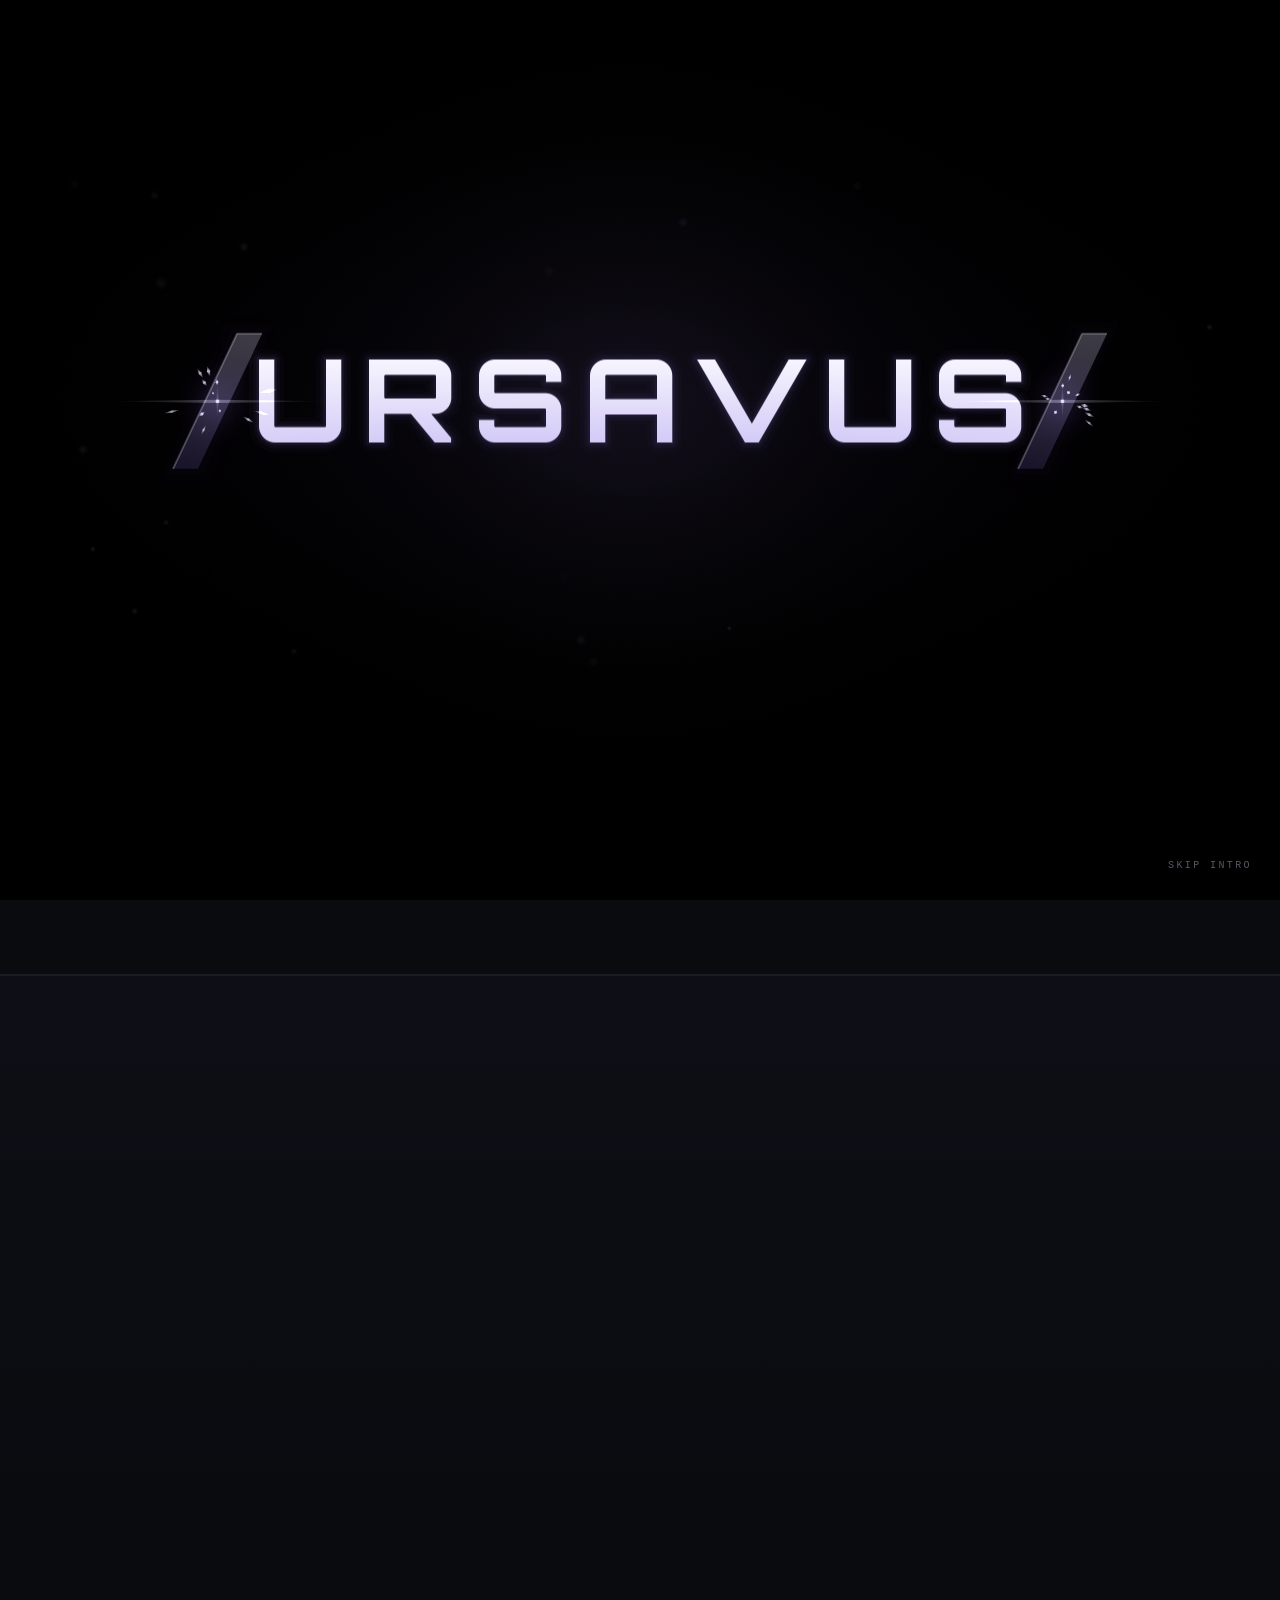
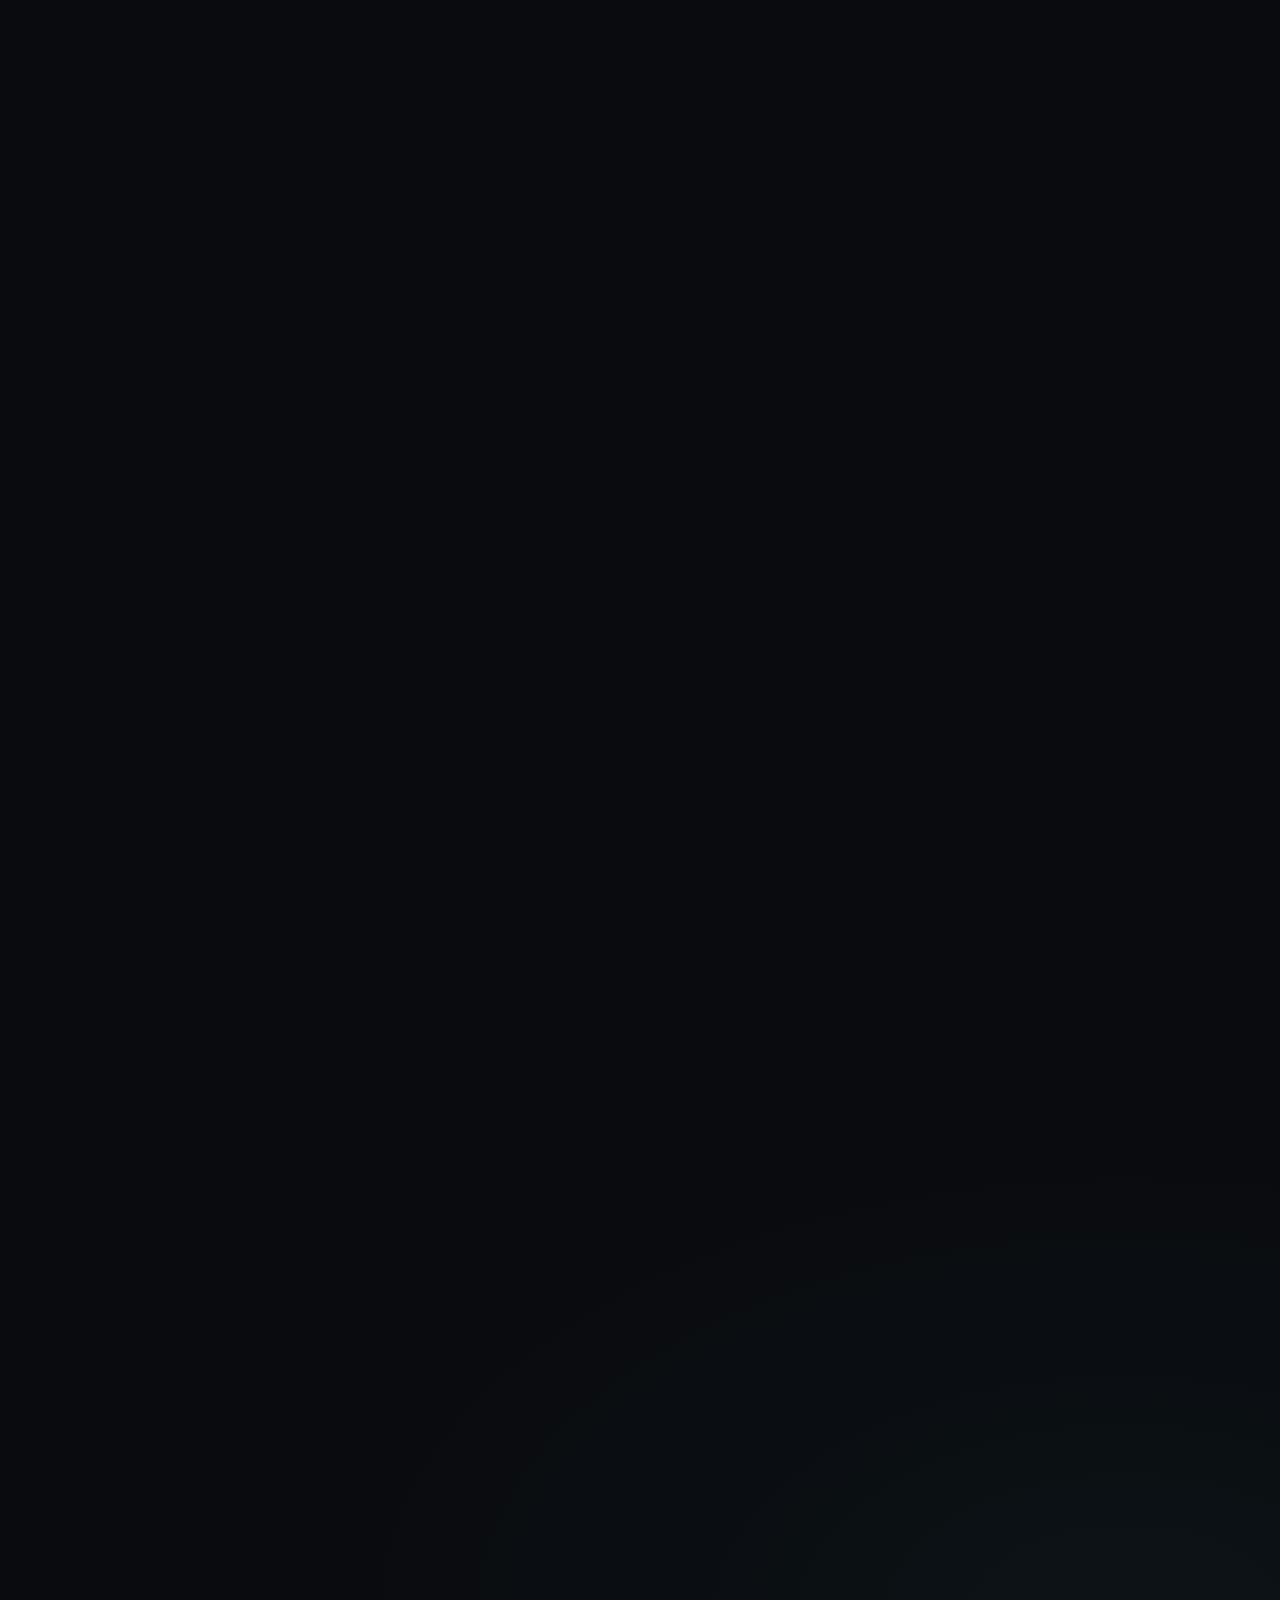
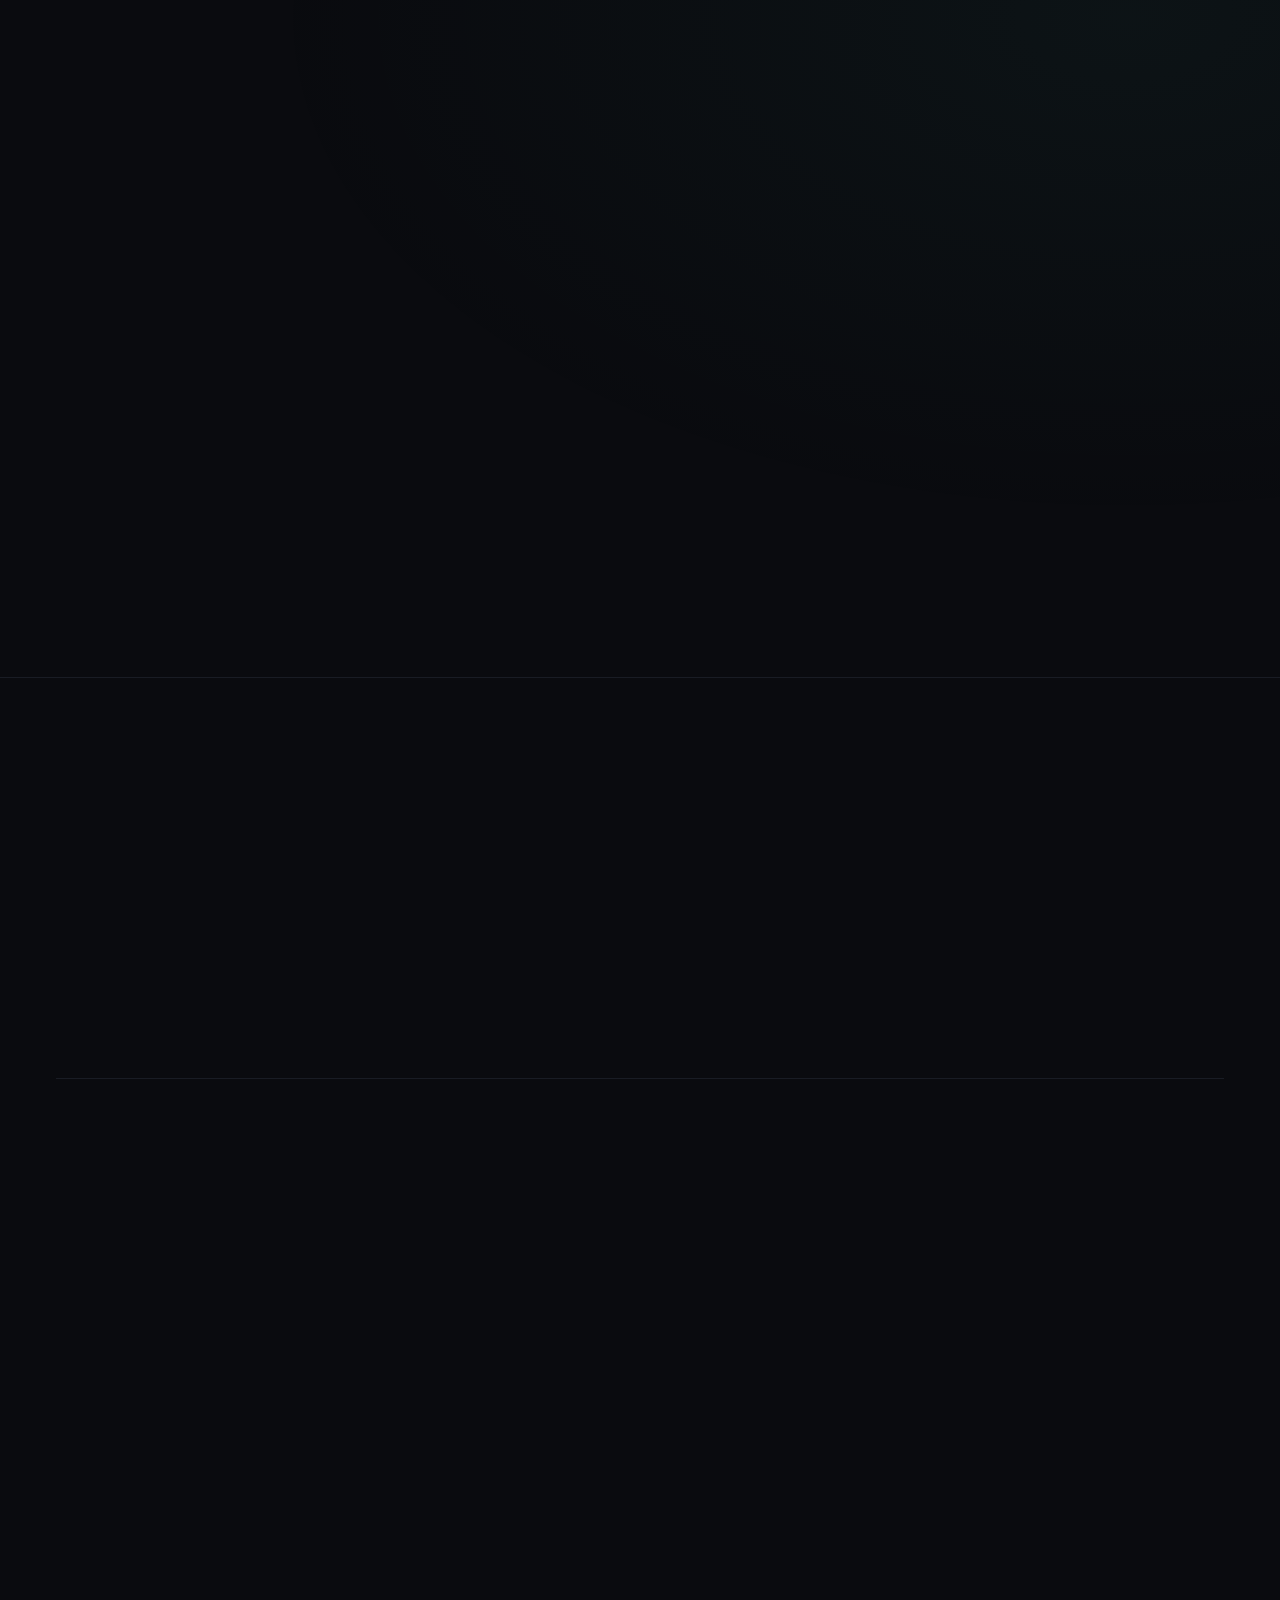
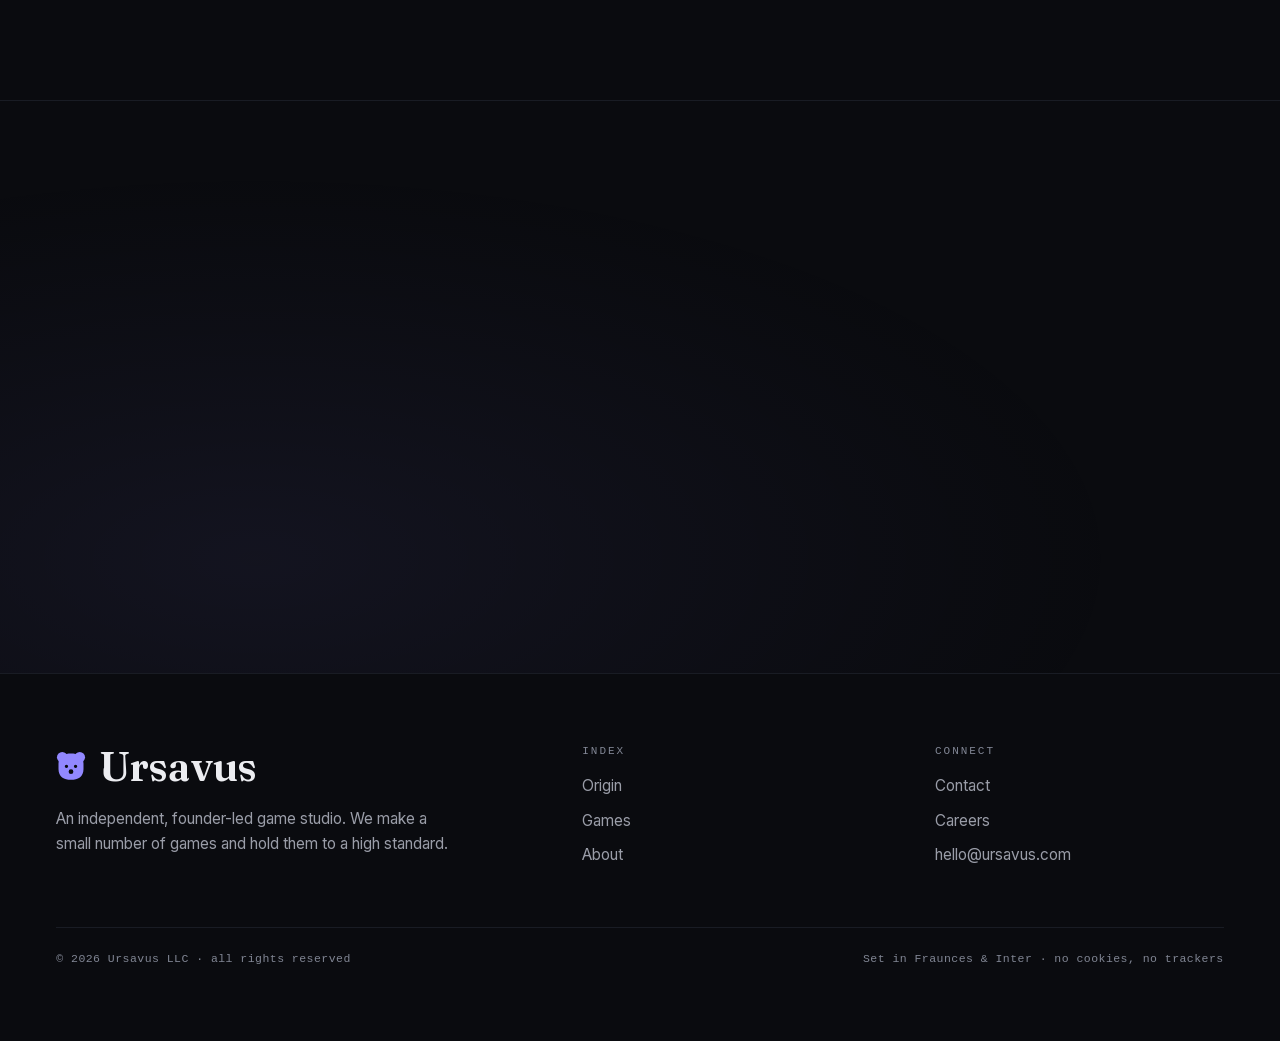
<file: index.html>
<!doctype html>
<html lang="en">
<head>
  <meta charset="utf-8">
  <meta name="viewport" content="width=device-width, initial-scale=1">
  <title>Ursavus — Games, built deliberately.</title>
  <meta name="description" content="Ursavus is an independent, founder-led video game studio named for the dawn bear — the small Miocene ancestor of every living bear. We make a small number of games and hold each to a high standard.">
  <meta name="theme-color" content="#0A0B0F">
  <meta name="color-scheme" content="dark light">
  <link rel="canonical" href="https://ursavus.com/">
  <meta property="og:url" content="https://ursavus.com/">
  <meta property="og:type" content="website">
  <meta property="og:title" content="Ursavus — Games, built deliberately.">
  <meta property="og:description" content="An independent, founder-led video game studio. We make a small number of games and hold each to a high standard.">
  <script>
    (function(){var t;try{t=localStorage.getItem("urs-theme");}catch(e){}
      if(t!=="light"&&t!=="dark"){t="dark";}
      document.documentElement.setAttribute("data-theme",t);document.documentElement.classList.add("js");
      try{if("scrollRestoration"in history)history.scrollRestoration="manual";}catch(e2){}
      /* the studio opening: a fresh load or a reload, once per visit, never a deep link */
      try{var n=performance.getEntriesByType("navigation")[0],k=n&&n.type,f=/[?&]intro(=|&|$)/.test(location.search);
        if(f||(!location.hash&&k!=="back_forward"&&(k==="reload"||sessionStorage.getItem("urs-intro")!=="1"))){
          sessionStorage.setItem("urs-intro","1");document.documentElement.classList.add("intro");
          var l=document.createElement("link");l.rel="preload";l.as="font";l.type="font/woff2";l.href="fonts/orbitron.woff2";l.crossOrigin="anonymous";document.head.appendChild(l);}}catch(e3){}})();
  </script>
  <link rel="icon" href="favicon.ico" sizes="16x16 32x32 48x48">
  <link rel="icon" href="favicon-32.png" type="image/png" sizes="32x32">
  <link rel="apple-touch-icon" href="apple-touch-icon.png">
  <link rel="preload" href="fonts/fraunces-600.woff2" as="font" type="font/woff2" crossorigin>
  <link rel="preload" href="fonts/inter.woff2" as="font" type="font/woff2" crossorigin>
  <link rel="stylesheet" href="styles.css?v=20261002-3">
</head>
<body id="top">
  <a class="skip" href="#main">Skip to content</a>
  <div class="cursor" aria-hidden="true"></div>
  <div class="cursor-ring" aria-hidden="true"></div>

  <header class="site-head">
    <div class="wrap head-row">
      <a class="brand magnetic" href="index.html" aria-label="Ursavus — home">
        <svg class="mark" viewBox="0 0 48 56" aria-hidden="true">
          <circle cx="10" cy="14" r="8.5"/><circle cx="38" cy="14" r="8.5"/>
          <path fill-rule="evenodd" d="M4,24 C4,12 14,8 24,8 C34,8 44,12 44,24 L44,33 C44,45 35,50 24,50 C13,50 4,45 4,33 Z M14,28.5 a2.7,2.7 0 1,0 5.4,0 a2.7,2.7 0 1,0 -5.4,0 z M28.6,28.5 a2.7,2.7 0 1,0 5.4,0 a2.7,2.7 0 1,0 -5.4,0 z M20.2,37 a3.8,3.8 0 1,0 7.6,0 a3.8,3.8 0 1,0 -7.6,0 z"/>
        </svg>
        Ursavus
      </a>
      <nav class="nav" aria-label="Primary">
        <a href="#games">Games</a>
        <a href="#origin">Origin</a>
        <a href="about.html">About</a>
        <a href="contact.html">Contact</a>
      </nav>
      <div class="head-tools">
        <button class="tt magnetic" type="button" aria-label="Switch theme"><span class="tt-disc"></span></button>
        <button class="burger" type="button" aria-label="Menu" aria-expanded="false">
          <svg width="18" height="18" viewBox="0 0 18 18" aria-hidden="true"><path d="M2 5h14M2 9h14M2 13h14" stroke="currentColor" stroke-width="1.6" stroke-linecap="round"/></svg>
        </button>
      </div>
    </div>
  </header>

  <main id="main">

    <!-- HERO -->
    <section class="hero hero--home">
      <div class="wrap">
        <div class="hero-grid">
          <div class="hero-copy">
            <p class="hero-eyebrow reveal"><span class="rule"></span><span class="tag tag--accent">Independent · founder-led</span></p>
            <h1 class="disp reveal" style="--d:60">Games, built<br><em>deliberately.</em></h1>
            <p class="lead reveal" style="--d:140">A small studio. Distinct worlds. We make a few games and hold each to a high standard — built for curiosity, precision, and one more run.</p>
            <div class="btnrow hero-actions reveal" style="--d:200">
              <a class="btn btn--primary magnetic" href="#games">Explore our games <span class="arr" aria-hidden="true">↗</span></a>
              <a class="tlink magnetic" href="about.html">Meet the studio <span class="arr" aria-hidden="true">→</span></a>
            </div>
          </div>
          <div class="field-console reveal" style="--d:180" role="group" aria-label="Interactive mathematical field">
            <div class="field-topline"><span class="field-status"><i aria-hidden="true"></i> A study in emergence</span><span>URS / 001</span></div>
            <canvas id="field" class="hero-field hero-field--ripple" data-mode="ripple" aria-hidden="true"></canvas>
            <span class="field-coordinate" aria-hidden="true">x → ∞<br>y → possibility</span>
            <div class="field-bottom">
              <div class="field-readout"><span id="field-caption">Interference</span><span>k = <span id="field-value">5.00</span></span></div>
              <div class="field-controls">
                <div class="field-presets" role="group" aria-label="Field pattern">
                  <button type="button" data-field-mode="ripple" aria-pressed="true">Interference</button>
                  <button type="button" data-field-mode="lattice" aria-pressed="false">Dawn bear</button>
                  <button type="button" data-field-mode="orbit" aria-pressed="false">Orbital</button>
                </div>
                <button class="field-pause" type="button" data-field-pause aria-pressed="false"><span data-field-pause-label>Pause motion</span></button>
              </div>
            </div>
          </div>
        </div>
        <div class="hero-bottom reveal" style="--d:260">
          <p>Named for the dawn bear. Made for what comes next.</p>
          <a class="scroll-cue" href="#games">Discover <span class="bar" aria-hidden="true"></span></a>
        </div>
      </div>
    </section>

    <!-- TAXONOMY STRIP -->
    <div class="taxon">
      <div class="wrap">
        <dl class="taxon-row">
          <div class="taxon-cell reveal"><dt>Classification</dt><dd>Independent game studio</dd></div>
          <div class="taxon-cell reveal" style="--d:80"><dt>Discipline</dt><dd>Games, end&#8209;to&#8209;end</dd></div>
          <div class="taxon-cell reveal" style="--d:160"><dt>Disposition</dt><dd>Built to stay small</dd></div>
          <div class="taxon-cell reveal" style="--d:240"><dt>Named for</dt><dd><em>Ursavus</em>, the dawn bear</dd></div>
        </dl>
      </div>
    </div>

    <!-- 00 GAMES -->
    <section class="section section--line" id="games" aria-labelledby="games-t">
      <div class="wrap">
        <div class="cat-head">
          <span class="cat-num reveal">00</span>
          <div>
            <h2 class="cat-title reveal" id="games-t">Find your <em>next obsession.</em></h2>
            <p class="cat-sub reveal" style="--d:80">Three distinct worlds. One deliberate approach.</p>
          </div>
        </div>

        <div class="grid12" style="row-gap:clamp(20px,3vw,30px)">
          <article class="plate game-plate reveal" id="painted-crowns" data-game="painted-crowns" style="grid-column:1/span 12">
            <figure class="game-art" aria-label="Painted Crowns geometric illustration">
              <img src="art-painted-crowns.svg" alt="" width="800" height="600" loading="lazy" decoding="async">
              <figcaption><span class="art-number">01 / Procedural descent</span><span class="art-caption">Every seed, another story.</span></figcaption>
            </figure>
            <div class="game-copy">
            <div class="plate-head">
              <div>
                <h3 class="plate-name">Painted Crowns</h3>
              </div>
              <p class="plate-kind">Dungeon roguelike</p>
            </div>
            <div class="plate-body">
              <p class="sum">A dungeon that grows from a single seed.</p>
              <p>Every floor is procedurally generated — grown from a seed rather than hand-placed — and the difficulty adapts to how you actually play. Built in Unity. No two descents are the same, and none of them are unfair.</p>
              <details class="game-details"><summary>Inside the game <span aria-hidden="true">+</span></summary><dl class="specs">
                <div><dt>Procedural depth</dt><dd>Floors grown from a single seed — coherent and surprising, never the same twice.</dd></div>
                <div><dt>Adaptive difficulty</dt><dd>The dungeon reads how you play and pushes back to match — challenging, never cheap.</dd></div>
                <div><dt>Roguelike discipline</dt><dd>Runs that matter. Death is permanent; what you learn is not.</dd></div>
                <div><dt>Status</dt><dd>Available now on Steam.</dd></div>
              </dl></details>
              <p class="btnrow" style="margin:1.1em 0 0;justify-content:space-between">
                <a class="tlink magnetic" href="contact.html#cform">Talk to us about Painted Crowns <span class="arr" aria-hidden="true">→</span></a>
                <a class="btn steam-link magnetic" href="https://store.steampowered.com/app/5192590/Painted_Crowns/" aria-label="View Painted Crowns on Steam" title="View Painted Crowns on Steam">
                  <svg width="20" height="20" viewBox="0 0 24 24" fill="currentColor" aria-hidden="true"><path d="M11.979 0C5.678 0 .511 4.86.022 11.037l6.432 2.658c.545-.371 1.203-.59 1.912-.59.063 0 .125.004.188.006l2.861-4.142V8.91c0-2.495 2.028-4.524 4.524-4.524 2.494 0 4.524 2.031 4.524 4.527s-2.03 4.525-4.524 4.525h-.105l-4.076 2.911c0 .052.004.105.004.159 0 1.875-1.515 3.396-3.39 3.396-1.635 0-3.016-1.173-3.331-2.727L.436 15.27C1.862 20.307 6.486 24 11.979 24c6.627 0 11.999-5.373 11.999-12S18.605 0 11.979 0zM7.54 18.21l-1.473-.61c.262.543.714.999 1.314 1.25 1.297.539 2.793-.076 3.332-1.375.263-.63.264-1.319.005-1.949s-.75-1.121-1.377-1.383c-.624-.26-1.29-.249-1.878-.03l1.523.63c.956.4 1.409 1.5 1.009 2.455-.397.957-1.497 1.41-2.454 1.012H7.54zm11.415-9.303c0-1.662-1.353-3.015-3.015-3.015-1.665 0-3.015 1.353-3.015 3.015 0 1.665 1.35 3.015 3.015 3.015 1.663 0 3.015-1.35 3.015-3.015zm-5.273-.005c0-1.252 1.013-2.266 2.265-2.266 1.249 0 2.266 1.014 2.266 2.266 0 1.251-1.017 2.265-2.266 2.265-1.253 0-2.265-1.014-2.265-2.265z"/></svg> <span>View on Steam</span><span class="arr" aria-hidden="true">↗</span>
                </a>
              </p>
            </div>
                      </div>
          </article>

          <article class="plate game-plate reveal" id="klast" data-game="klast" style="grid-column:1/span 12;--d:80">
            <figure class="game-art" aria-label="Klast geometric illustration">
              <img src="art-klast.svg" alt="" width="800" height="600" loading="lazy" decoding="async">
              <figcaption><span class="art-number">02 / Neon arcade</span><span class="art-caption">Precision. Pressure. One more run.</span></figcaption>
            </figure>
            <div class="game-copy">
            <div class="plate-head">
              <div>
                <h3 class="plate-name">Klast</h3>
              </div>
              <p class="plate-kind">Twin-stick arcade shooter</p>
            </div>
            <div class="plate-body">
              <p class="sum">A neon arcade shooter built for one more run.</p>
              <p>A high-intensity twin-stick shooter about speed, precision, and replayability. You pilot a customizable starfighter across three distinct combat systems, each with its own enemies, bosses, hazards, upgrades, and scoring — rendered in low-poly geometry and neon wireframe, with chromatic light, particle-heavy destruction, and transitions that move with the music.</p>
              <details class="game-details"><summary>Inside the game <span aria-hidden="true">+</span></summary><dl class="specs">
                <div><dt>Cycle</dt><dd>Structured rescue missions, built on precision under pressure.</dd></div>
                <div><dt>Vector</dt><dd>Escalating arena warfare against swarms that keep coming.</dd></div>
                <div><dt>Asteroid</dt><dd>Fully spherical planetary battles with destructible asteroids — combat wrapped around a whole world.</dd></div>
                <div><dt>Beyond the campaigns</dt><dd>Challenge modes, endless progression, a shared hangar, achievements, bestiary entries, rankings, exportable scorecards, and AI pilots flying attract-mode demos.</dd></div>
              </dl></details>
              <p class="btnrow" style="margin:1.1em 0 0;justify-content:space-between">
                <a class="tlink magnetic" href="contact.html#cform">Tell us about your best run <span class="arr" aria-hidden="true">→</span></a>
                <a class="btn steam-link magnetic" href="https://store.steampowered.com/app/5068020/KLAST/" aria-label="View Klast on Steam" title="View Klast on Steam">
                  <svg width="20" height="20" viewBox="0 0 24 24" fill="currentColor" aria-hidden="true"><path d="M11.979 0C5.678 0 .511 4.86.022 11.037l6.432 2.658c.545-.371 1.203-.59 1.912-.59.063 0 .125.004.188.006l2.861-4.142V8.91c0-2.495 2.028-4.524 4.524-4.524 2.494 0 4.524 2.031 4.524 4.527s-2.03 4.525-4.524 4.525h-.105l-4.076 2.911c0 .052.004.105.004.159 0 1.875-1.515 3.396-3.39 3.396-1.635 0-3.016-1.173-3.331-2.727L.436 15.27C1.862 20.307 6.486 24 11.979 24c6.627 0 11.999-5.373 11.999-12S18.605 0 11.979 0zM7.54 18.21l-1.473-.61c.262.543.714.999 1.314 1.25 1.297.539 2.793-.076 3.332-1.375.263-.63.264-1.319.005-1.949s-.75-1.121-1.377-1.383c-.624-.26-1.29-.249-1.878-.03l1.523.63c.956.4 1.409 1.5 1.009 2.455-.397.957-1.497 1.41-2.454 1.012H7.54zm11.415-9.303c0-1.662-1.353-3.015-3.015-3.015-1.665 0-3.015 1.353-3.015 3.015 0 1.665 1.35 3.015 3.015 3.015 1.663 0 3.015-1.35 3.015-3.015zm-5.273-.005c0-1.252 1.013-2.266 2.265-2.266 1.249 0 2.266 1.014 2.266 2.266 0 1.251-1.017 2.265-2.266 2.265-1.253 0-2.265-1.014-2.265-2.265z"/></svg> <span>View on Steam</span><span class="arr" aria-hidden="true">↗</span>
                </a>
              </p>
            </div>
                      </div>
          </article>

          <article class="plate game-plate reveal" id="shatterwing" data-game="shatterwing" style="grid-column:1/span 12;--d:160">
            <figure class="game-art" aria-label="Shatterwing geometric illustration">
              <img src="art-shatterwing.svg" alt="" width="800" height="600" loading="lazy" decoding="async">
              <figcaption><span class="art-number">03 / Mirror combat</span><span class="art-caption">Their fire. Your weapon.</span></figcaption>
            </figure>
            <div class="game-copy">
            <div class="plate-head">
              <div>
                <h3 class="plate-name">Shatterwing</h3>
              </div>
              <p class="plate-kind">Vertical bullet hell shooter</p>
            </div>
            <div class="plate-body">
              <p class="sum">Turn their fire against them.</p>
              <p>An invading fleet has learned humanity's flight patterns. Give it something it hasn't seen before. Every dash leaves a glass mirror in your wake — place it across an incoming volley and send their shots back into the fleet. Graze bullets, keep your kill chain alive, and charge your mirrors toward homing returns.</p>
              <details class="game-details"><summary>Inside the game <span aria-hidden="true">+</span></summary><dl class="specs">
                <div><dt>Mirror combat</dt><dd>Reflect incoming volleys and turn desperate escapes into devastating counterattacks.</dd></div>
                <div><dt>Your ship, your run</dt><dd>Six distinct ships, 24 weapon configurations, and two selectable specials per ship — from slowing time to unleashing a giant beam.</dd></div>
                <div><dt>Polarity</dt><dd>Switch colors to absorb matching bullets, store their energy, and release homing volleys in a second campaign mode.</dd></div>
                <div><dt>Beyond the clear</dt><dd>Five stages, five difficulty levels, Flight Academy, Practice, Boss Run, hidden encounters, and unlockable pilot stories.</dd></div>
              </dl></details>
              <p class="btnrow" style="margin:1.1em 0 0;justify-content:space-between">
                <a class="tlink magnetic" href="contact.html#cform">Ask about Shatterwing <span class="arr" aria-hidden="true">→</span></a>
                <a class="btn steam-link magnetic" href="https://store.steampowered.com/app/5286270/Shatterwing" aria-label="View Shatterwing on Steam" title="View Shatterwing on Steam">
                  <svg width="20" height="20" viewBox="0 0 24 24" fill="currentColor" aria-hidden="true"><path d="M11.979 0C5.678 0 .511 4.86.022 11.037l6.432 2.658c.545-.371 1.203-.59 1.912-.59.063 0 .125.004.188.006l2.861-4.142V8.91c0-2.495 2.028-4.524 4.524-4.524 2.494 0 4.524 2.031 4.524 4.527s-2.03 4.525-4.524 4.525h-.105l-4.076 2.911c0 .052.004.105.004.159 0 1.875-1.515 3.396-3.39 3.396-1.635 0-3.016-1.173-3.331-2.727L.436 15.27C1.862 20.307 6.486 24 11.979 24c6.627 0 11.999-5.373 11.999-12S18.605 0 11.979 0zM7.54 18.21l-1.473-.61c.262.543.714.999 1.314 1.25 1.297.539 2.793-.076 3.332-1.375.263-.63.264-1.319.005-1.949s-.75-1.121-1.377-1.383c-.624-.26-1.29-.249-1.878-.03l1.523.63c.956.4 1.409 1.5 1.009 2.455-.397.957-1.497 1.41-2.454 1.012H7.54zm11.415-9.303c0-1.662-1.353-3.015-3.015-3.015-1.665 0-3.015 1.353-3.015 3.015 0 1.665 1.35 3.015 3.015 3.015 1.663 0 3.015-1.35 3.015-3.015zm-5.273-.005c0-1.252 1.013-2.266 2.265-2.266 1.249 0 2.266 1.014 2.266 2.266 0 1.251-1.017 2.265-2.266 2.265-1.253 0-2.265-1.014-2.265-2.265z"/></svg> <span>View on Steam</span><span class="arr" aria-hidden="true">↗</span>
                </a>
              </p>
            </div>
                      </div>
          </article>
        </div>
      </div>
    </section>

    <!-- 01 ORIGIN — deep-time signature -->
    <section class="section deeptime" id="origin" aria-labelledby="origin-t">
      <div class="wrap">
        <div class="cat-head">
          <span class="cat-num reveal">01</span>
          <div>
            <h2 class="cat-title reveal" id="origin-t">A company with a <em>deep</em> origin.</h2>
            <p class="cat-sub reveal" style="--d:80">Drag through twenty million years — Miocene to now.</p>
          </div>
        </div>

        <div class="grid12">
          <div class="prose reveal" style="grid-column:1/span 7;--d:60">
            <p class="first drop">The bear we are named for is not the biggest or the fiercest. <em>Ursavus</em> — the dawn bear — was a small, fox-sized animal that lived around twenty million years ago. It was the first undisputed bear, and the common ancestor that grizzlies, pandas, and polar bears all descend from.</p>
            <p>It earned that place by getting the form right, once. Everything afterward inherited it. That is exactly the kind of studio we want to be: small and early, the careful origin that good games descend from.</p>
          </div>
          <aside class="margin-note specimen-note reveal" style="grid-column:9/span 4;--d:140" aria-labelledby="specimen-name">
            <p class="tag">Field note / 01</p>
            <h3 id="specimen-name"><em>Ursavus elmensis</em></h3>
            <p class="specimen-common">The dawn bear · Miocene epoch</p>
            <dl class="specimen-facts">
              <div><dt>First appearance</dt><dd>≈ 20 million years ago</dd></div>
              <div><dt>Order / family</dt><dd>Carnivora / Ursidae</dd></div>
            </dl>
            <p class="specimen-caption">Ancestral to all living bears.</p>
          </aside>
        </div>

        <!-- the scale -->
        <div class="tl-stage reveal" style="--d:60">
          <div class="tl-readout">
            <div>
              <p class="tl-when" id="tl-when">≈ 20,000,000 yr ago</p>
              <p class="tl-era" id="tl-era">The dawn bear</p>
              <p class="tl-note" id="tl-note">A small, fox-sized animal appears in the Miocene — the first undisputed bear, and the origin every living bear descends from.</p>
            </div>
            <svg class="tl-figure" viewBox="0 0 48 56" aria-hidden="true">
              <circle cx="10" cy="14" r="8.5"/><circle cx="38" cy="14" r="8.5"/>
              <path fill-rule="evenodd" d="M4,24 C4,12 14,8 24,8 C34,8 44,12 44,24 L44,33 C44,45 35,50 24,50 C13,50 4,45 4,33 Z M14,28.5 a2.7,2.7 0 1,0 5.4,0 a2.7,2.7 0 1,0 -5.4,0 z M28.6,28.5 a2.7,2.7 0 1,0 5.4,0 a2.7,2.7 0 1,0 -5.4,0 z M20.2,37 a3.8,3.8 0 1,0 7.6,0 a3.8,3.8 0 1,0 -7.6,0 z"/>
            </svg>
          </div>
          <div class="tl-track" id="tl-track" role="slider" tabindex="0" aria-label="Deep-time scale, 20 million years ago to today" aria-valuemin="0" aria-valuemax="100" aria-valuenow="0">
            <div class="tl-axis"></div>
            <div class="tl-progress" id="tl-progress"></div>
            <div class="tl-tick major tl-tick--start" style="left:0%"><span>20 Mya</span></div>
            <div class="tl-tick" style="left:25%"></div>
            <div class="tl-tick major" style="left:25%"><span>15 Mya</span></div>
            <div class="tl-tick" style="left:50%"></div>
            <div class="tl-tick major" style="left:50%"><span>10 Mya</span></div>
            <div class="tl-tick major" style="left:75%"><span>5 Mya</span></div>
            <div class="tl-tick major tl-tick--end" style="left:100%"><span>now</span></div>
            <div class="tl-stop on" data-p="0"></div>
            <div class="tl-stop" data-p="25"></div>
            <div class="tl-stop" data-p="75"></div>
            <div class="tl-stop" data-p="100"></div>
            <div class="tl-thumb" id="tl-thumb" style="left:0%"></div>
          </div>
          <p class="tl-hint">Drag the marker · or use ← →</p>
        </div>
      </div>
    </section>

    <!-- 02 THE COMPANY -->
    <section class="section section--line" id="company" aria-labelledby="company-t">
      <div class="wrap">
        <div class="cat-head">
          <span class="cat-num reveal">02</span>
          <div>
            <h2 class="cat-title reveal" id="company-t">Built to stay <em>small.</em></h2>
            <p class="cat-sub reveal" style="--d:80">Identifying field marks.</p>
          </div>
        </div>
        <div class="grid12" style="margin-bottom:clamp(20px,4vh,46px)">
          <p class="prose first reveal" style="grid-column:1/span 8;--d:60">Ursavus is run by the people who make the games. We are not chasing a genre or a headcount — small is a capability. It lets us say no, keep our promises, and answer our own mail.</p>
        </div>

        <div class="marks">
          <div class="mark-row reveal"><span class="ix">i</span><h3>Independence.</h3><p>Founder-led, and answerable to the people who play our games — not to a publisher, a platform, or a growth curve.</p></div>
          <div class="mark-row reveal"><span class="ix">ii</span><h3>Restraint.</h3><p>We would rather ship one considered mechanic than three loud ones. The hard part is deciding what not to build.</p></div>
          <div class="mark-row reveal"><span class="ix">iii</span><h3>Respect.</h3><p>A player's time and attention are a trust, not a resource to mine. No dark patterns, no manipulative economies — the game is the whole product.</p></div>
          <div class="mark-row reveal"><span class="ix">iv</span><h3>Craft.</h3><p>A game is engineering and art at once — measured, fast, and correct, but also a joy to play. We refuse to choose.</p></div>
        </div>
      </div>
    </section>

    <!-- 03 CONTACT -->
    <section class="section section--line" id="contact" aria-labelledby="contact-t">
      <div class="wrap">
        <div class="cat-head">
          <span class="cat-num reveal">03</span>
          <div>
            <h2 class="cat-title reveal" id="contact-t">Talk to a <em>person.</em></h2>
            <p class="cat-sub reveal" style="--d:80">We are small by design, and we answer every message ourselves.</p>
          </div>
        </div>
        <div class="contact-grid">
          <div class="reveal">
            <a class="bigmail magnetic" href="contact.html#cform">Write to us <span class="arr" aria-hidden="true">→</span></a>
            <p style="margin:1.1em 0 0"><a class="tlink magnetic" href="mailto:hello@ursavus.com">hello@ursavus.com <span class="arr" aria-hidden="true">→</span></a></p>
          </div>
          <div class="reveal" style="--d:100">
            <p class="muted" style="max-width:42ch">Whether you're curious about our games, want to playtest, or are thinking about joining — write to us directly. A sentence or two on what's on your mind is plenty.</p>
            <p class="btnrow" style="margin-top:1.4rem">
              <a class="btn magnetic" href="about.html">Read about us <span class="arr" aria-hidden="true">→</span></a>
              <a class="btn magnetic" href="contact.html#careers">How we hire <span class="arr" aria-hidden="true">→</span></a>
            </p>
          </div>
        </div>
      </div>
    </section>

  </main>

  <footer class="site-foot">
    <div class="wrap">
      <div class="foot-top">
        <div class="foot-brand">
          <p class="foot-mark">
            <svg class="mark" viewBox="0 0 48 56" aria-hidden="true">
              <circle cx="10" cy="14" r="8.5"/><circle cx="38" cy="14" r="8.5"/>
              <path fill-rule="evenodd" d="M4,24 C4,12 14,8 24,8 C34,8 44,12 44,24 L44,33 C44,45 35,50 24,50 C13,50 4,45 4,33 Z M14,28.5 a2.7,2.7 0 1,0 5.4,0 a2.7,2.7 0 1,0 -5.4,0 z M28.6,28.5 a2.7,2.7 0 1,0 5.4,0 a2.7,2.7 0 1,0 -5.4,0 z M20.2,37 a3.8,3.8 0 1,0 7.6,0 a3.8,3.8 0 1,0 -7.6,0 z"/>
            </svg>
            Ursavus
          </p>
          <p>An independent, founder-led game studio. We make a small number of games and hold them to a high standard.</p>
        </div>
        <div class="foot-col">
          <h4>Index</h4>
          <a href="#origin">Origin</a>
          <a href="#games">Games</a>
          <a href="about.html">About</a>
        </div>
        <div class="foot-col">
          <h4>Connect</h4>
          <a href="contact.html">Contact</a>
          <a href="contact.html#careers">Careers</a>
          <a href="mailto:hello@ursavus.com">hello@ursavus.com</a>
        </div>
      </div>
      <div class="foot-meta">
        <span>© 2026 Ursavus LLC · all rights reserved</span>
        <span>Set in Fraunces &amp; Inter · no cookies, no trackers</span>
      </div>
    </div>
  </footer>

  <script defer src="intro.js?v=20261002-3"></script>
  <script defer src="app.js?v=20261002-3"></script>
  <script defer src="viz.js?v=20261002-3"></script>
</body>
</html>
</file>
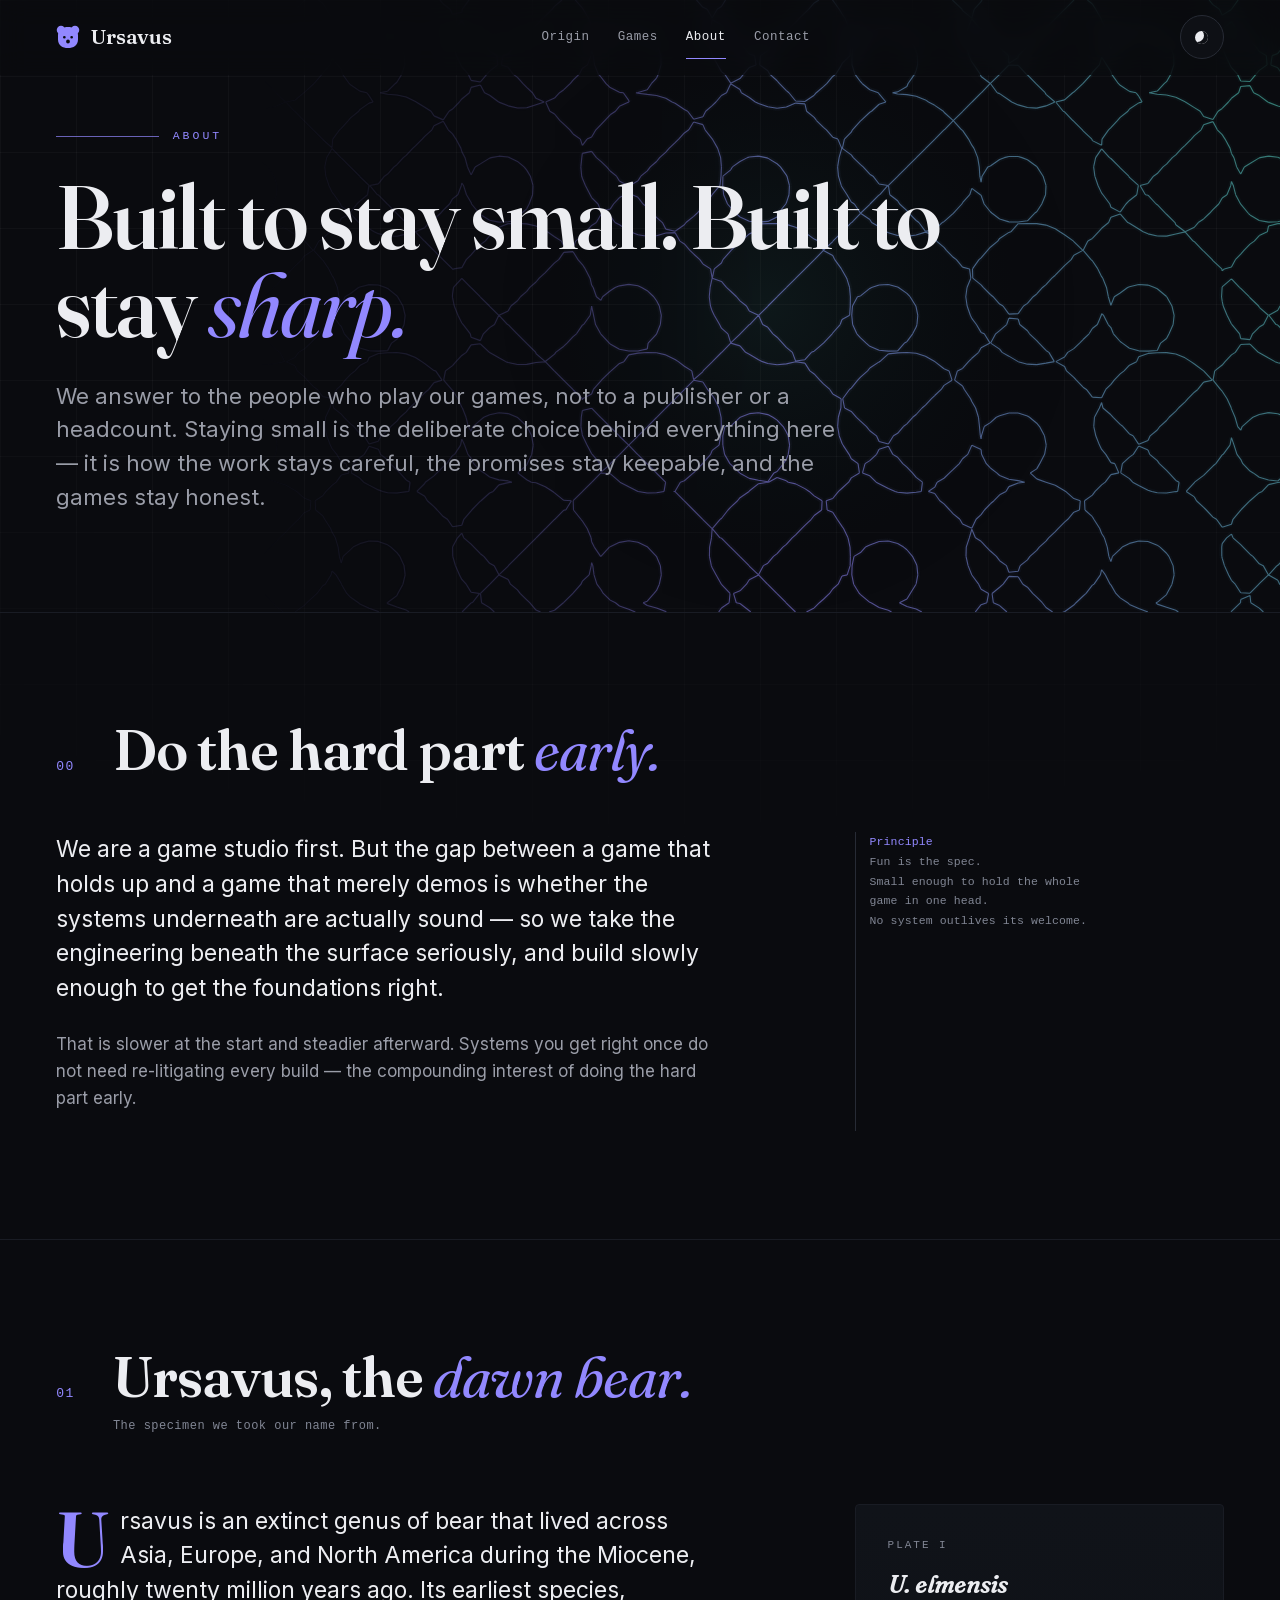
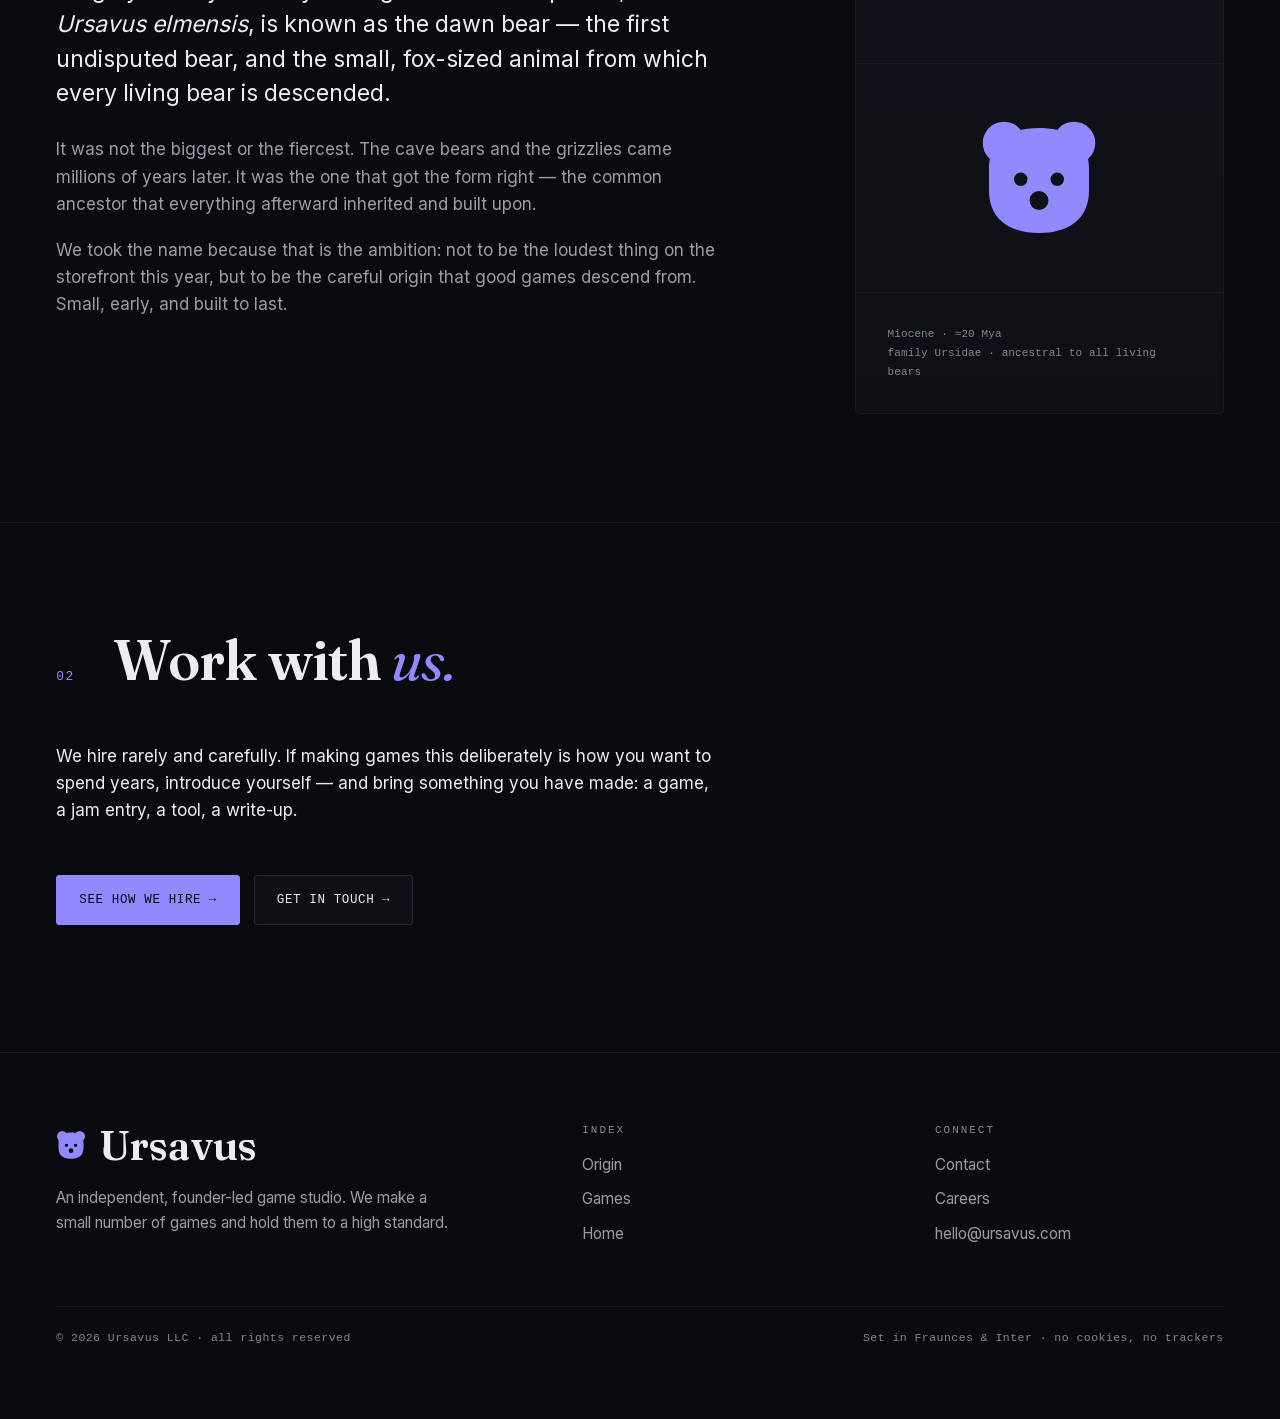
<file: about.html>
<!doctype html>
<html lang="en">
<head>
  <meta charset="utf-8">
  <meta name="viewport" content="width=device-width, initial-scale=1">
  <title>About — Ursavus</title>
  <meta name="description" content="Ursavus is an independent, founder-led video game studio named for the dawn bear — the small Miocene ancestor of every living bear. Built to stay small, built to stay sharp.">
  <meta name="theme-color" content="#0A0B0F">
  <meta name="color-scheme" content="dark light">
  <script>
    (function(){var t;try{t=localStorage.getItem("urs-theme");}catch(e){}
      if(t!=="light"&&t!=="dark"){t="dark";}
      document.documentElement.setAttribute("data-theme",t);document.documentElement.classList.add("js");
      try{if("scrollRestoration"in history)history.scrollRestoration="manual";}catch(e2){}})();
  </script>
  <link rel="icon" href="favicon.ico" sizes="16x16 32x32 48x48">
  <link rel="icon" href="favicon-32.png" type="image/png" sizes="32x32">
  <link rel="apple-touch-icon" href="apple-touch-icon.png">
  <link rel="preload" href="fonts/fraunces-600.woff2" as="font" type="font/woff2" crossorigin>
  <link rel="preload" href="fonts/inter.woff2" as="font" type="font/woff2" crossorigin>
  <link rel="stylesheet" href="styles.css?v=20261002-3">
</head>
<body id="top">
  <a class="skip" href="#main">Skip to content</a>
  <div class="cursor" aria-hidden="true"></div>
  <div class="cursor-ring" aria-hidden="true"></div>

  <header class="site-head">
    <div class="wrap head-row">
      <a class="brand magnetic" href="index.html" aria-label="Ursavus — home">
        <svg class="mark" viewBox="0 0 48 56" aria-hidden="true">
          <circle cx="10" cy="14" r="8.5"/><circle cx="38" cy="14" r="8.5"/>
          <path fill-rule="evenodd" d="M4,24 C4,12 14,8 24,8 C34,8 44,12 44,24 L44,33 C44,45 35,50 24,50 C13,50 4,45 4,33 Z M14,28.5 a2.7,2.7 0 1,0 5.4,0 a2.7,2.7 0 1,0 -5.4,0 z M28.6,28.5 a2.7,2.7 0 1,0 5.4,0 a2.7,2.7 0 1,0 -5.4,0 z M20.2,37 a3.8,3.8 0 1,0 7.6,0 a3.8,3.8 0 1,0 -7.6,0 z"/>
        </svg>
        Ursavus
      </a>
      <nav class="nav" aria-label="Primary">
        <a href="index.html#origin">Origin</a>
        <a href="index.html#games">Games</a>
        <a href="about.html" class="active">About</a>
        <a href="contact.html">Contact</a>
      </nav>
      <div class="head-tools">
        <button class="tt magnetic" type="button" aria-label="Switch theme"><span class="tt-disc"></span></button>
        <button class="burger" type="button" aria-label="Menu" aria-expanded="false">
          <svg width="18" height="18" viewBox="0 0 18 18" aria-hidden="true"><path d="M2 5h14M2 9h14M2 13h14" stroke="currentColor" stroke-width="1.6" stroke-linecap="round"/></svg>
        </button>
      </div>
    </div>
  </header>

  <main id="main">

    <section class="hero hero--page">
      <canvas id="field" class="hero-field hero-field--lattice" data-mode="lattice" aria-hidden="true"></canvas>
      <div class="wrap">
        <p class="hero-eyebrow reveal"><span class="rule"></span><span class="tag tag--accent">About</span></p>
        <h1 class="disp reveal" style="--d:60;font-size:clamp(2.6rem,7vw,6rem);max-width:16ch">Built to stay small. Built to stay <em>sharp.</em></h1>
        <p class="lead reveal" style="--d:140;max-width:60ch;margin-top:1em">We answer to the people who play our games, not to a publisher or a headcount. Staying small is the deliberate choice behind everything here — it is how the work stays careful, the promises stay keepable, and the games stay honest.</p>
      </div>
    </section>

    <!-- 00 the company -->
    <section class="section section--line" aria-labelledby="a-co">
      <div class="wrap">
        <div class="cat-head">
          <span class="cat-num reveal">00</span>
          <div><h2 class="cat-title reveal" id="a-co">Do the hard part <em>early.</em></h2></div>
        </div>
        <div class="grid12">
          <div class="prose reveal" style="grid-column:1/span 7;--d:60">
            <p class="first">We are a game studio first. But the gap between a game that holds up and a game that merely demos is whether the systems underneath are actually sound — so we take the engineering beneath the surface seriously, and build slowly enough to get the foundations right.</p>
            <p>That is slower at the start and steadier afterward. Systems you get right once do not need re-litigating every build — the compounding interest of doing the hard part early.</p>
          </div>
          <aside class="margin-note reveal" style="grid-column:9/span 4;--d:140">
            <b>Principle</b><br>Fun is the spec.<br>Small enough to hold the whole<br>game in one head.<br>No system outlives its welcome.
          </aside>
        </div>
      </div>
    </section>

    <!-- 01 the name — specimen entry -->
    <section class="section section--line" id="name" aria-labelledby="a-name">
      <div class="wrap">
        <div class="cat-head">
          <span class="cat-num reveal">01</span>
          <div>
            <h2 class="cat-title reveal" id="a-name">Ursavus, the <em>dawn bear.</em></h2>
            <p class="cat-sub reveal" style="--d:80">The specimen we took our name from.</p>
          </div>
        </div>
        <div class="grid12" style="align-items:start;row-gap:clamp(24px,4vw,40px)">
          <div class="prose reveal" style="grid-column:1/span 7;--d:60">
            <p class="first drop">Ursavus is an extinct genus of bear that lived across Asia, Europe, and North America during the Miocene, roughly twenty million years ago. Its earliest species, <em>Ursavus elmensis</em>, is known as the dawn bear — the first undisputed bear, and the small, fox-sized animal from which every living bear is descended.</p>
            <p>It was not the biggest or the fiercest. The cave bears and the grizzlies came millions of years later. It was the one that got the form right — the common ancestor that everything afterward inherited and built upon.</p>
            <p>We took the name because that is the ambition: not to be the loudest thing on the storefront this year, but to be the careful origin that good games descend from. Small, early, and built to last.</p>
          </div>
          <figure class="plate reveal" style="grid-column:9/span 4;--d:120;margin:0">
            <div class="plate-head"><div><p class="plate-id">Plate I</p><p class="plate-name" style="font-size:clamp(1.2rem,2vw,1.5rem)"><em>U. elmensis</em></p></div></div>
            <div class="plate-body" style="display:grid;place-items:center;padding-block:clamp(26px,4vw,44px)">
              <svg viewBox="0 0 48 56" width="120" aria-hidden="true" style="color:var(--accent)">
                <g fill="currentColor">
                  <circle cx="10" cy="14" r="8.5"/><circle cx="38" cy="14" r="8.5"/>
                  <path fill-rule="evenodd" d="M4,24 C4,12 14,8 24,8 C34,8 44,12 44,24 L44,33 C44,45 35,50 24,50 C13,50 4,45 4,33 Z M14,28.5 a2.7,2.7 0 1,0 5.4,0 a2.7,2.7 0 1,0 -5.4,0 z M28.6,28.5 a2.7,2.7 0 1,0 5.4,0 a2.7,2.7 0 1,0 -5.4,0 z M20.2,37 a3.8,3.8 0 1,0 7.6,0 a3.8,3.8 0 1,0 -7.6,0 z"/>
                </g>
              </svg>
            </div>
            <figcaption class="plate-head" style="border-top:1px solid var(--line);border-bottom:none">
              <div class="margin-note" style="border:none;padding:0;font-size:11px">Miocene · ≈20 Mya<br>family Ursidae · ancestral to all living bears</div>
            </figcaption>
          </figure>
        </div>
      </div>
    </section>

    <!-- 02 work with us -->
    <section class="section section--line" aria-labelledby="a-join">
      <div class="wrap">
        <div class="cat-head">
          <span class="cat-num reveal">02</span>
          <div><h2 class="cat-title reveal" id="a-join">Work with <em>us.</em></h2></div>
        </div>
        <div class="grid12">
          <p class="prose first reveal" style="grid-column:1/span 8;--d:60">We hire rarely and carefully. If making games this deliberately is how you want to spend years, introduce yourself — and bring something you have made: a game, a jam entry, a tool, a write-up.</p>
        </div>
        <p class="btnrow reveal" style="--d:120;margin-top:2rem">
          <a class="btn btn--solid magnetic" href="contact.html#careers">See how we hire <span class="arr" aria-hidden="true">→</span></a>
          <a class="btn magnetic" href="contact.html">Get in touch <span class="arr" aria-hidden="true">→</span></a>
        </p>
      </div>
    </section>

  </main>

  <footer class="site-foot">
    <div class="wrap">
      <div class="foot-top">
        <div class="foot-brand">
          <p class="foot-mark">
            <svg class="mark" viewBox="0 0 48 56" aria-hidden="true">
              <circle cx="10" cy="14" r="8.5"/><circle cx="38" cy="14" r="8.5"/>
              <path fill-rule="evenodd" d="M4,24 C4,12 14,8 24,8 C34,8 44,12 44,24 L44,33 C44,45 35,50 24,50 C13,50 4,45 4,33 Z M14,28.5 a2.7,2.7 0 1,0 5.4,0 a2.7,2.7 0 1,0 -5.4,0 z M28.6,28.5 a2.7,2.7 0 1,0 5.4,0 a2.7,2.7 0 1,0 -5.4,0 z M20.2,37 a3.8,3.8 0 1,0 7.6,0 a3.8,3.8 0 1,0 -7.6,0 z"/>
            </svg>
            Ursavus
          </p>
          <p>An independent, founder-led game studio. We make a small number of games and hold them to a high standard.</p>
        </div>
        <div class="foot-col">
          <h4>Index</h4>
          <a href="index.html#origin">Origin</a>
          <a href="index.html#games">Games</a>
          <a href="index.html">Home</a>
        </div>
        <div class="foot-col">
          <h4>Connect</h4>
          <a href="contact.html">Contact</a>
          <a href="contact.html#careers">Careers</a>
          <a href="mailto:hello@ursavus.com">hello@ursavus.com</a>
        </div>
      </div>
      <div class="foot-meta">
        <span>© 2026 Ursavus LLC · all rights reserved</span>
        <span>Set in Fraunces &amp; Inter · no cookies, no trackers</span>
      </div>
    </div>
  </footer>

  <script defer src="app.js?v=20261002-3"></script>
  <script defer src="viz.js?v=20261002-3"></script>
</body>
</html>
</file>
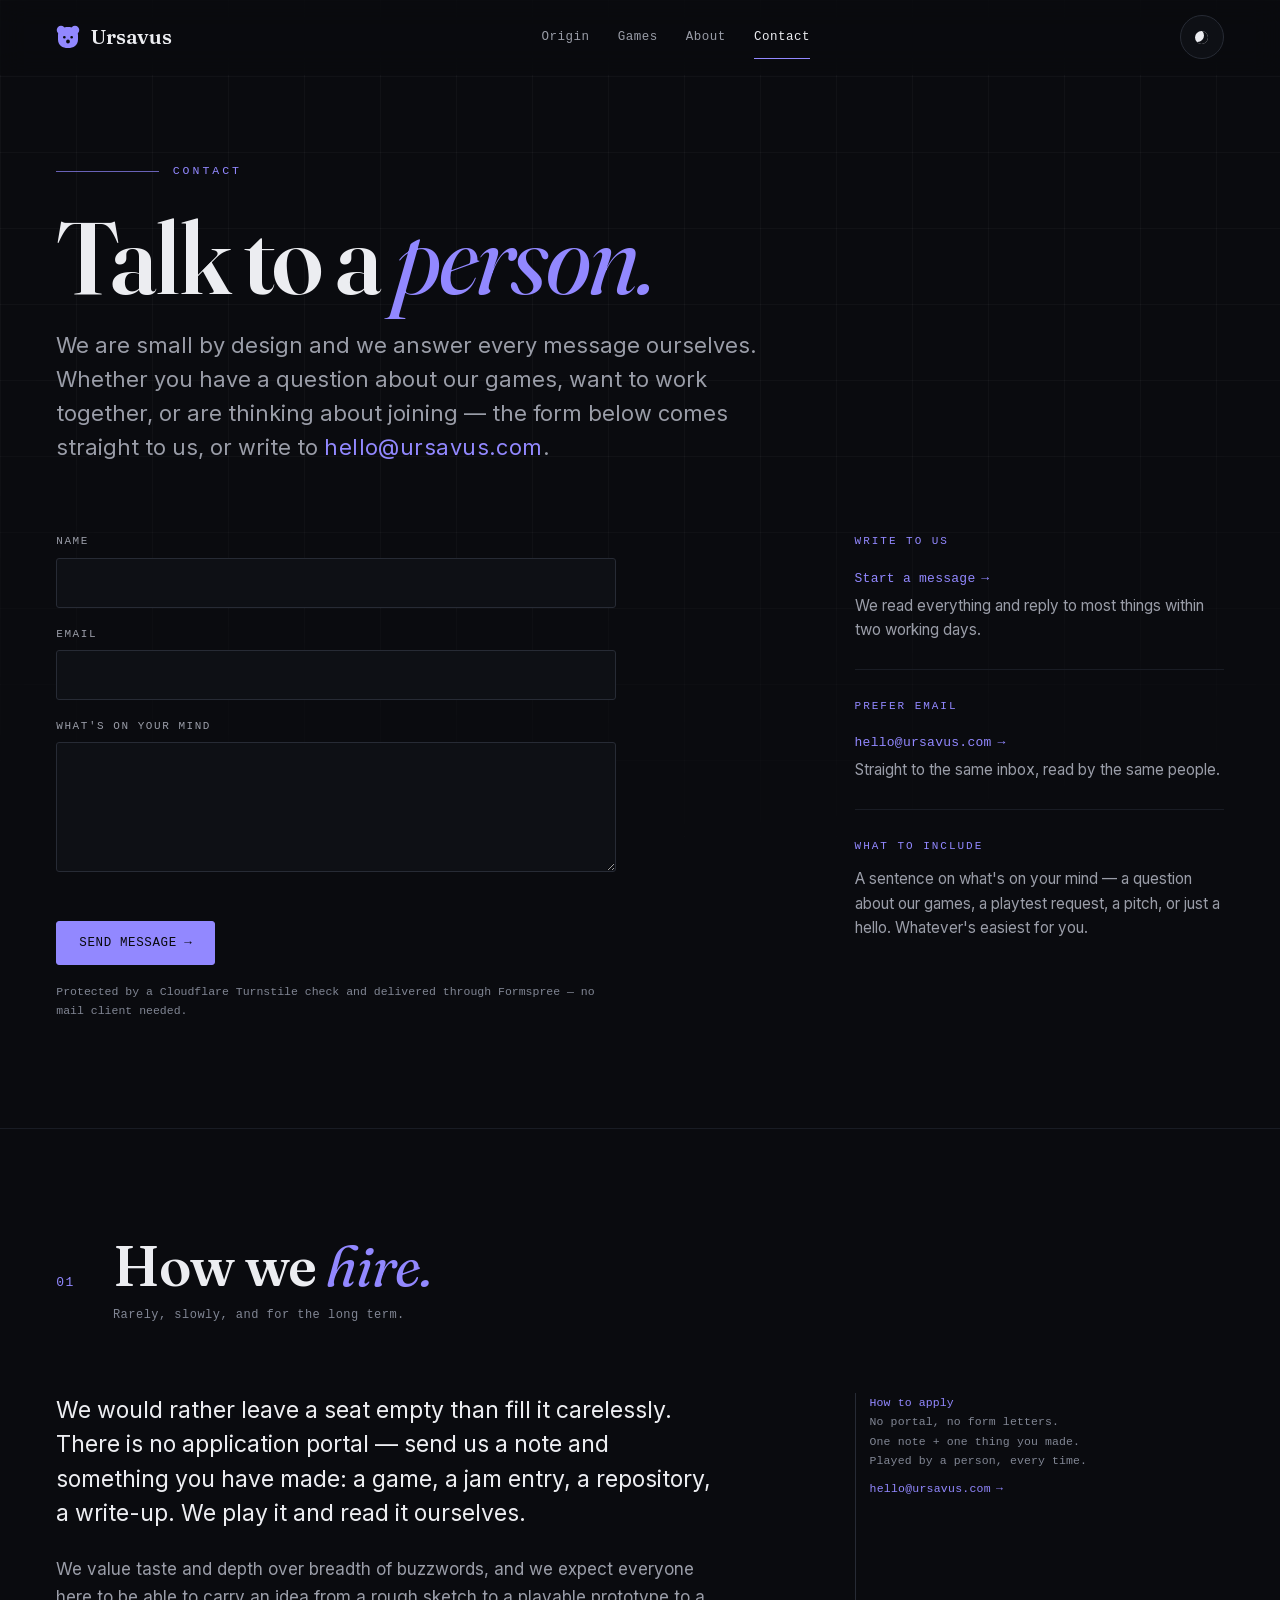
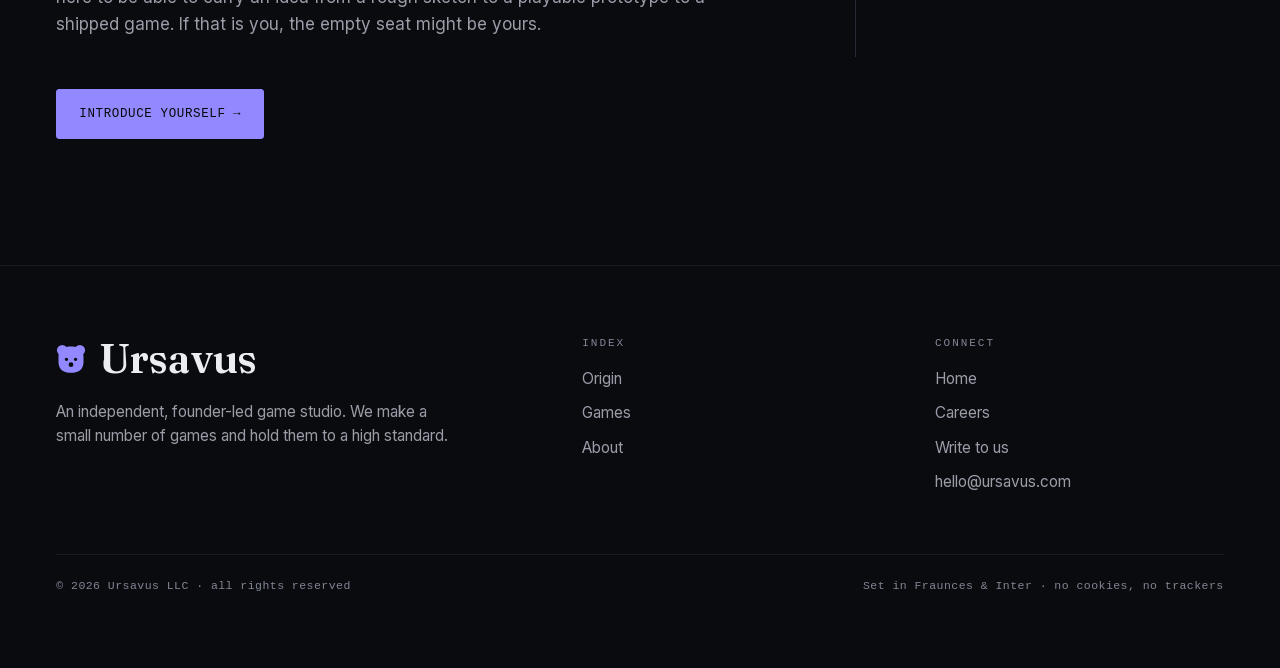
<file: contact.html>
<!doctype html>
<html lang="en">
<head>
  <meta charset="utf-8">
  <meta name="viewport" content="width=device-width, initial-scale=1">
  <title>Contact — Ursavus</title>
  <meta name="description" content="Talk to the people who make Ursavus games. A question about our games, a playtest, a collaboration, or an introduction — use the form or email hello@ursavus.com.">
  <meta name="theme-color" content="#0A0B0F">
  <meta name="color-scheme" content="dark light">
  <script>
    (function(){var t;try{t=localStorage.getItem("urs-theme");}catch(e){}
      if(t!=="light"&&t!=="dark"){t="dark";}
      document.documentElement.setAttribute("data-theme",t);document.documentElement.classList.add("js");
      try{if("scrollRestoration"in history)history.scrollRestoration="manual";}catch(e2){}})();
  </script>
  <link rel="icon" href="favicon.ico" sizes="16x16 32x32 48x48">
  <link rel="icon" href="favicon-32.png" type="image/png" sizes="32x32">
  <link rel="apple-touch-icon" href="apple-touch-icon.png">
  <link rel="preload" href="fonts/fraunces-600.woff2" as="font" type="font/woff2" crossorigin>
  <link rel="preload" href="fonts/inter.woff2" as="font" type="font/woff2" crossorigin>
  <link rel="stylesheet" href="styles.css?v=20261002-3">
</head>
<body id="top">
  <a class="skip" href="#main">Skip to content</a>
  <div class="cursor" aria-hidden="true"></div>
  <div class="cursor-ring" aria-hidden="true"></div>

  <header class="site-head">
    <div class="wrap head-row">
      <a class="brand magnetic" href="index.html" aria-label="Ursavus — home">
        <svg class="mark" viewBox="0 0 48 56" aria-hidden="true">
          <circle cx="10" cy="14" r="8.5"/><circle cx="38" cy="14" r="8.5"/>
          <path fill-rule="evenodd" d="M4,24 C4,12 14,8 24,8 C34,8 44,12 44,24 L44,33 C44,45 35,50 24,50 C13,50 4,45 4,33 Z M14,28.5 a2.7,2.7 0 1,0 5.4,0 a2.7,2.7 0 1,0 -5.4,0 z M28.6,28.5 a2.7,2.7 0 1,0 5.4,0 a2.7,2.7 0 1,0 -5.4,0 z M20.2,37 a3.8,3.8 0 1,0 7.6,0 a3.8,3.8 0 1,0 -7.6,0 z"/>
        </svg>
        Ursavus
      </a>
      <nav class="nav" aria-label="Primary">
        <a href="index.html#origin">Origin</a>
        <a href="index.html#games">Games</a>
        <a href="about.html">About</a>
        <a href="contact.html" class="active">Contact</a>
      </nav>
      <div class="head-tools">
        <button class="tt magnetic" type="button" aria-label="Switch theme"><span class="tt-disc"></span></button>
        <button class="burger" type="button" aria-label="Menu" aria-expanded="false">
          <svg width="18" height="18" viewBox="0 0 18 18" aria-hidden="true"><path d="M2 5h14M2 9h14M2 13h14" stroke="currentColor" stroke-width="1.6" stroke-linecap="round"/></svg>
        </button>
      </div>
    </div>
  </header>

  <main id="main">

    <section class="section" style="padding-top:clamp(120px,18vh,200px);padding-bottom:clamp(30px,5vh,50px)">
      <div class="wrap">
        <p class="hero-eyebrow reveal"><span class="rule"></span><span class="tag tag--accent">Contact</span></p>
        <h1 class="disp reveal" style="--d:60;font-size:clamp(2.8rem,8vw,6.4rem)">Talk to a <em>person.</em></h1>
        <p class="lead reveal" style="--d:140;max-width:56ch;margin-top:1em">We are small by design and we answer every message ourselves. Whether you have a question about our games, want to work together, or are thinking about joining — the form below comes straight to us, or write to <a class="tlink" href="mailto:hello@ursavus.com" style="font-size:inherit;font-family:inherit">hello@ursavus.com</a>.</p>
      </div>
    </section>

    <section class="section" style="padding-top:0" aria-label="Send a message">
      <div class="wrap">
        <div class="grid12" style="row-gap:clamp(28px,4vw,44px)">
          <form class="form reveal" id="cform" action="https://formspree.io/f/mwvdobpg" method="POST" style="grid-column:1/span 7" novalidate>
            <div class="field">
              <label for="cf-name">Name</label>
              <input id="cf-name" name="name" type="text" autocomplete="name" required>
            </div>
            <div class="field">
              <label for="cf-email">Email</label>
              <input id="cf-email" name="email" type="email" autocomplete="email" required>
            </div>
            <div class="field">
              <label for="cf-msg">What's on your mind</label>
              <textarea id="cf-msg" name="message" rows="5" required></textarea>
            </div>
            <input type="hidden" name="_subject" value="New message from the Ursavus website">
            <input type="text" name="_gotcha" tabindex="-1" autocomplete="off" aria-hidden="true" style="position:absolute;left:-9999px;width:1px;height:1px;opacity:0">
            <div id="cf-ts" class="cf-turnstile" style="margin:.1em 0 .2em"></div>
            <div class="btnrow">
              <button class="btn btn--solid magnetic" type="submit">Send message <span class="arr" aria-hidden="true">→</span></button>
            </div>
            <p class="mono faint" id="cf-note" role="status" aria-live="polite" style="font-size:11.5px;margin:0">Protected by a Cloudflare Turnstile check and delivered through Formspree — no mail client needed.</p>
          </form>

          <aside class="reveal" style="grid-column:9/span 4;--d:100">
            <p class="plate-id" style="color:var(--accent)">Write to us</p>
            <p style="margin:.4em 0 .2em"><a class="tlink magnetic" href="#cf-name">Start a message <span class="arr" aria-hidden="true">→</span></a></p>
            <p class="muted" style="font-size:.95rem">We read everything and reply to most things within two working days.</p>
            <hr style="margin:1.6em 0">
            <p class="plate-id" style="color:var(--accent)">Prefer email</p>
            <p style="margin:.4em 0 .2em"><a class="tlink magnetic" href="mailto:hello@ursavus.com">hello@ursavus.com <span class="arr" aria-hidden="true">→</span></a></p>
            <p class="muted" style="font-size:.95rem">Straight to the same inbox, read by the same people.</p>
            <hr style="margin:1.6em 0">
            <p class="plate-id" style="color:var(--accent)">What to include</p>
            <p class="muted" style="font-size:.95rem;margin-top:.5em">A sentence on what's on your mind — a question about our games, a playtest request, a pitch, or just a hello. Whatever's easiest for you.</p>
          </aside>
        </div>
      </div>
    </section>

    <!-- careers -->
    <section class="section section--line" id="careers" aria-labelledby="c-careers">
      <div class="wrap">
        <div class="cat-head">
          <span class="cat-num reveal">01</span>
          <div>
            <h2 class="cat-title reveal" id="c-careers">How we <em>hire.</em></h2>
            <p class="cat-sub reveal" style="--d:80">Rarely, slowly, and for the long term.</p>
          </div>
        </div>
        <div class="grid12">
          <div class="prose reveal" style="grid-column:1/span 7;--d:60">
            <p class="first">We would rather leave a seat empty than fill it carelessly. There is no application portal — send us a note and something you have made: a game, a jam entry, a repository, a write-up. We play it and read it ourselves.</p>
            <p>We value taste and depth over breadth of buzzwords, and we expect everyone here to be able to carry an idea from a rough sketch to a playable prototype to a shipped game. If that is you, the empty seat might be yours.</p>
          </div>
          <aside class="margin-note reveal" style="grid-column:9/span 4;--d:140">
            <b>How to apply</b><br>No portal, no form letters.<br>One note + one thing you made.<br>Played by a person, every time.<br><a class="tlink magnetic" href="mailto:hello@ursavus.com?subject=Introduction" style="margin-top:.7em;font-size:11.5px">hello@ursavus.com <span class="arr" aria-hidden="true">→</span></a>
          </aside>
        </div>
        <p class="btnrow reveal" style="--d:80;margin-top:2rem">
          <a class="btn btn--solid magnetic" href="#cf-name">Introduce yourself <span class="arr" aria-hidden="true">→</span></a>
        </p>
      </div>
    </section>

  </main>

  <footer class="site-foot">
    <div class="wrap">
      <div class="foot-top">
        <div class="foot-brand">
          <p class="foot-mark">
            <svg class="mark" viewBox="0 0 48 56" aria-hidden="true">
              <circle cx="10" cy="14" r="8.5"/><circle cx="38" cy="14" r="8.5"/>
              <path fill-rule="evenodd" d="M4,24 C4,12 14,8 24,8 C34,8 44,12 44,24 L44,33 C44,45 35,50 24,50 C13,50 4,45 4,33 Z M14,28.5 a2.7,2.7 0 1,0 5.4,0 a2.7,2.7 0 1,0 -5.4,0 z M28.6,28.5 a2.7,2.7 0 1,0 5.4,0 a2.7,2.7 0 1,0 -5.4,0 z M20.2,37 a3.8,3.8 0 1,0 7.6,0 a3.8,3.8 0 1,0 -7.6,0 z"/>
            </svg>
            Ursavus
          </p>
          <p>An independent, founder-led game studio. We make a small number of games and hold them to a high standard.</p>
        </div>
        <div class="foot-col">
          <h4>Index</h4>
          <a href="index.html#origin">Origin</a>
          <a href="index.html#games">Games</a>
          <a href="about.html">About</a>
        </div>
        <div class="foot-col">
          <h4>Connect</h4>
          <a href="index.html">Home</a>
          <a href="contact.html#careers">Careers</a>
          <a href="#cf-name">Write to us</a>
          <a href="mailto:hello@ursavus.com">hello@ursavus.com</a>
        </div>
      </div>
      <div class="foot-meta">
        <span>© 2026 Ursavus LLC · all rights reserved</span>
        <span>Set in Fraunces &amp; Inter · no cookies, no trackers</span>
      </div>
    </div>
  </footer>

  <script defer src="app.js?v=20261002-3"></script>
  <script>
    /* Cloudflare Turnstile — render to match the current site theme, re-render on toggle. */
    function renderTurnstile() {
      if (!window.turnstile) return;
      var box = document.getElementById("cf-ts"); if (!box) return;
      box.innerHTML = "";
      window.__tsId = window.turnstile.render("#cf-ts", {
        sitekey: "0x4AAAAAADriuqbim4z9RxfO",
        theme: document.documentElement.getAttribute("data-theme") === "light" ? "light" : "dark"
      });
    }
    window.addEventListener("urs:theme", renderTurnstile);
  </script>
  <script src="https://challenges.cloudflare.com/turnstile/v0/api.js?render=explicit&onload=renderTurnstile" async defer></script>
  <script>
    /* Contact form → Formspree over AJAX, so the page never leaves and the custom UI stays. */
    (function () {
      var f = document.getElementById("cform"); if (!f) return;
      var note = document.getElementById("cf-note");
      var btn = f.querySelector('button[type="submit"]');
      function say(text, isErr) { if (note) { note.textContent = text; note.style.color = isErr ? "var(--accent)" : ""; } }
      f.addEventListener("submit", function (e) {
        e.preventDefault();
        var n = (document.getElementById("cf-name").value || "").trim();
        var em = (document.getElementById("cf-email").value || "").trim();
        var m = (document.getElementById("cf-msg").value || "").trim();
        if (!n || !em || !m) { say("Please add your name, email, and a message first.", true); return; }
        if (!f.reportValidity()) { say("Please enter a valid email address.", true); return; }
        var tok = f.querySelector('[name="cf-turnstile-response"]');
        if (!tok || !tok.value) { say("Please complete the verification box first.", true); return; }
        btn.disabled = true; say("Sending…", false);
        fetch(f.action, { method: "POST", headers: { "Accept": "application/json" }, body: new FormData(f) })
          .then(function (r) {
            if (r.ok) {
              f.reset();
              if (window.turnstile && window.__tsId != null) { try { window.turnstile.reset(window.__tsId); } catch (e2) {} }
              say("Thanks — your message is on its way. We reply to most things within two working days.", false);
            } else {
              return r.json().then(function (data) {
                var msg = data && data.errors && data.errors.length
                  ? data.errors.map(function (x) { return x.message; }).join(" ")
                  : "Something went wrong — please try again in a moment.";
                say(msg, true);
              });
            }
          })
          .catch(function () { say("Network error — please check your connection and try again.", true); })
          .then(function () { btn.disabled = false; });
      });
      // links that point at the form land the cursor in the first field
      [].forEach.call(document.querySelectorAll('a[href="#cf-name"]'), function (a) {
        a.addEventListener("click", function () {
          var el = document.getElementById("cf-name");
          if (el) setTimeout(function () { try { el.focus({ preventScroll: true }); } catch (e3) { el.focus(); } }, 420);
        });
      });
    })();
  </script>
</body>
</html>
</file>
<file: styles.css>
/* ============================================================================
   URSAVUS — v2  ·  "A field guide to a deliberate game studio"
   Editorial / Swiss system with an exposed mathematical grid, taxonomic
   marginalia, and a deep-time signature. Fraunces · Inter · mono. Dual theme.
   ============================================================================ */

@font-face{font-family:"Fraunces";font-style:normal;font-weight:600;font-display:swap;src:url("fonts/fraunces-600.woff2") format("woff2");}
@font-face{font-family:"Fraunces";font-style:italic;font-weight:400;font-display:swap;src:url("fonts/fraunces-400-italic.woff2") format("woff2");}
@font-face{font-family:"Inter";font-style:normal;font-weight:100 900;font-display:swap;src:url("fonts/inter.woff2") format("woff2");}

/* ---------- tokens ---------- */
:root{
  --serif:"Fraunces",Georgia,"Times New Roman",serif;
  --sans:"Inter",system-ui,-apple-system,"Segoe UI",Roboto,sans-serif;
  --mono:ui-monospace,"SF Mono","JetBrains Mono","IBM Plex Mono",Menlo,Consolas,monospace;

  --maxw:1280px;
  --gut:clamp(20px,4.4vw,72px);
  --col:minmax(0,1fr);

  /* dark (default) */
  --bg:#0A0B0F;
  --bg-2:#0E1015;
  --panel:#101319;
  --ink:#ECEDF1;
  --ink-2:#9A9DA8;
  --ink-3:#818694;
  --line:#191C24;
  --line-2:#272B35;
  --accent:#7C73FF;
  --accent-2:#54E3C6;
  --accent-ink:#08090C;
  --grid:rgba(255,255,255,.030);
  --sel:rgba(124,115,255,.30);
  --shadow:0 40px 90px -50px rgba(0,0,0,.85);
}
[data-theme="light"]{
  --bg:#F4F3EC;
  --bg-2:#FBFAF5;
  --panel:#FFFFFF;
  --ink:#15161B;
  --ink-2:#585B63;
  --ink-3:#70727A;
  --line:#E5E3D8;
  --line-2:#D4D2C5;
  --accent:#4B41E0;
  --accent-2:#0E9B86;
  --accent-ink:#FFFFFF;
  --grid:rgba(20,21,26,.045);
  --sel:rgba(75,65,224,.18);
  --shadow:0 40px 90px -55px rgba(31,31,46,.30);
}

*,*::before,*::after{box-sizing:border-box;}
html{-webkit-text-size-adjust:100%;scroll-behavior:smooth;}
@media (prefers-reduced-motion:reduce){html{scroll-behavior:auto;}}
body{
  margin:0;font-family:var(--sans);font-size:17px;line-height:1.6;
  color:var(--ink);background:var(--bg);
  -webkit-font-smoothing:antialiased;text-rendering:optimizeLegibility;
  overflow-x:hidden;
}
::selection{background:var(--sel);}

/* exposed graph-paper grid, very faint */
body::before{
  content:"";position:fixed;inset:0;z-index:-2;pointer-events:none;
  background-image:linear-gradient(var(--grid) 1px,transparent 1px),
                   linear-gradient(90deg,var(--grid) 1px,transparent 1px);
  background-size:clamp(40px,6vw,76px) clamp(40px,6vw,76px);
  -webkit-mask-image:radial-gradient(120% 100% at 50% 0%,#000 55%,transparent 100%);
          mask-image:radial-gradient(120% 100% at 50% 0%,#000 55%,transparent 100%);
}

a{color:inherit;text-decoration:none;}
img,svg,canvas{display:block;max-width:100%;}
hr{border:none;border-top:1px solid var(--line);margin:0;}
::-webkit-scrollbar{width:10px;height:10px;}
::-webkit-scrollbar-thumb{background:var(--line-2);border-radius:8px;}

.skip{position:absolute;left:-9999px;top:0;background:var(--accent);color:var(--accent-ink);padding:10px 16px;z-index:300;font-family:var(--mono);font-size:13px;border-radius:0 0 8px 0;}
.skip:focus{left:0;}

.wrap{max-width:var(--maxw);margin:0 auto;padding-inline:var(--gut);}

/* ---------- type ---------- */
h1,h2,h3,h4{font-family:var(--serif);font-weight:600;line-height:1.02;letter-spacing:-.018em;margin:0;color:var(--ink);}
h1 em,h2 em,h3 em,.disp em{font-style:italic;font-weight:400;color:var(--accent);}
.disp{font-family:var(--serif);font-weight:600;line-height:.98;letter-spacing:-.022em;font-size:clamp(2.7rem,8vw,7rem);}
h2{font-size:clamp(2rem,4.4vw,3.6rem);}
h3{font-size:clamp(1.25rem,2vw,1.6rem);letter-spacing:-.01em;}
p{margin:0 0 1.1em;}
strong{font-weight:600;color:var(--ink);}
em{font-style:italic;}
.lead{font-size:clamp(1.15rem,1.7vw,1.42rem);line-height:1.55;color:var(--ink-2);}
.muted{color:var(--ink-2);}
.faint{color:var(--ink-3);}
.serif{font-family:var(--serif);}
.mono{font-family:var(--mono);}

/* mono micro-label / catalog tag */
.tag{font-family:var(--mono);font-size:11.5px;letter-spacing:.26em;text-transform:uppercase;color:var(--ink-3);}
.tag--accent{color:var(--accent);}

/* drop initial for editorial openings */
.drop::first-letter{
  font-family:var(--serif);font-weight:600;float:left;font-size:3.4em;line-height:.8;
  padding:.06em .12em 0 0;color:var(--accent);
}

/* ---------- custom cursor ---------- */
@media (hover:hover) and (pointer:fine){
  html.cursor-ready body{cursor:none;}
  html.cursor-ready :is(a,button,.magnetic,input,textarea,label[for],.tl-track,summary){cursor:none;}
  .cursor{position:fixed;top:0;left:0;width:9px;height:9px;border-radius:50%;
    background:var(--accent);z-index:500;pointer-events:none;
    transform:translate(-50%,-50%);transition:width .2s,height .2s,background .2s,opacity .2s;}
  .cursor-ring{position:fixed;top:0;left:0;width:34px;height:34px;border:1px solid var(--ink-3);
    border-radius:50%;z-index:500;pointer-events:none;transform:translate(-50%,-50%);
    transition:width .25s cubic-bezier(.22,.61,.36,1),height .25s,border-color .25s,opacity .25s;}
  body.cursor-hot .cursor{width:5px;height:5px;}
  body.cursor-hot .cursor-ring{width:54px;height:54px;border-color:var(--accent);}
}
.cursor,.cursor-ring{display:none;}
@media (hover:hover) and (pointer:fine){html.cursor-ready .cursor,html.cursor-ready .cursor-ring{display:block;}}

/* ---------- header ---------- */
.site-head{position:fixed;top:0;left:0;right:0;z-index:200;
  transition:background .35s,backdrop-filter .35s,border-color .35s;border-bottom:1px solid transparent;}
.site-head.is-stuck{background:color-mix(in srgb,var(--bg) 72%,transparent);
  backdrop-filter:blur(16px) saturate(1.3);-webkit-backdrop-filter:blur(16px) saturate(1.3);border-bottom-color:var(--line);}
.head-row{display:flex;align-items:center;justify-content:space-between;gap:18px;height:74px;}
.brand{display:flex;align-items:center;gap:11px;font-family:var(--serif);font-weight:600;font-size:1.3rem;letter-spacing:-.01em;color:var(--ink);}
.brand .mark{width:24px;height:28px;color:var(--accent);transform-origin:50% 60%;transition:transform .7s cubic-bezier(.22,.61,.36,1);}
.brand:hover .mark{transform:rotate(-8deg) scale(1.06);}
.brand .mark path,.brand .mark circle{fill:currentColor;}
.brand small{font-family:var(--mono);font-size:10px;letter-spacing:.22em;text-transform:uppercase;color:var(--ink-3);align-self:flex-end;margin-bottom:5px;}
.nav{display:flex;align-items:center;gap:clamp(16px,2.2vw,30px);}
.nav a{font-family:var(--mono);font-size:12.5px;letter-spacing:.04em;color:var(--ink-2);position:relative;padding:6px 0;transition:color .2s;}
.nav a::after{content:"";position:absolute;left:0;right:100%;bottom:0;height:1px;background:var(--accent);transition:right .3s cubic-bezier(.22,.61,.36,1);}
.nav a:hover{color:var(--ink);}
.nav a:hover::after,.nav a.active::after{right:0;}
.nav a.active{color:var(--ink);}
.head-tools{display:flex;align-items:center;gap:14px;}
.tt{appearance:none;width:34px;height:34px;border-radius:50%;border:1px solid var(--line-2);background:var(--bg-2);display:grid;place-items:center;transition:border-color .2s,transform .3s;}
.tt:hover{border-color:var(--accent);transform:rotate(40deg);}
.tt-disc{width:13px;height:13px;border-radius:50%;background:var(--ink);box-shadow:inset -4px -2px 0 0 var(--bg-2);transition:.3s;}
[data-theme="light"] .tt-disc{background:var(--accent);box-shadow:none;}
.burger{display:none;}

/* ---------- hero ---------- */
.hero{position:relative;min-height:100svh;display:flex;align-items:center;padding-top:clamp(110px,14vh,168px);padding-bottom:clamp(56px,8vh,104px);overflow:hidden;}
.hero--page{min-height:clamp(520px,68vh,720px);}
.hero-field{position:absolute;inset:0;width:100%;height:100%;z-index:0;pointer-events:none;opacity:.92;}
.hero-field--lattice{opacity:.95;
  -webkit-mask-image:linear-gradient(to right,transparent 0%,transparent 20%,rgba(0,0,0,.4) 40%,#000 60%);
          mask-image:linear-gradient(to right,transparent 0%,transparent 20%,rgba(0,0,0,.4) 40%,#000 60%);}
.hero-field--ripple{opacity:.9;
  -webkit-mask-image:linear-gradient(to right,transparent 0%,transparent 26%,rgba(0,0,0,.42) 50%,#000 78%);
          mask-image:linear-gradient(to right,transparent 0%,transparent 26%,rgba(0,0,0,.42) 50%,#000 78%);}
.hero .wrap{position:relative;z-index:1;width:100%;}
.hero-eyebrow{display:flex;align-items:center;gap:14px;margin-bottom:clamp(18px,3vh,34px);}
.hero-eyebrow .rule{height:1px;width:clamp(40px,8vw,110px);background:var(--accent);opacity:.7;}
.hero h1{margin:0 0 .35em;max-width:18ch;}
.hero-foot{display:flex;flex-wrap:wrap;gap:clamp(20px,4vw,60px);align-items:flex-end;margin-top:clamp(22px,4vh,44px);}
.hero-foot .lead{max-width:46ch;margin:0;}
.scroll-cue{font-family:var(--mono);font-size:11px;letter-spacing:.2em;text-transform:uppercase;color:var(--ink-3);display:inline-flex;align-items:center;gap:9px;}
.scroll-cue .bar{width:1px;height:34px;background:linear-gradient(var(--accent),transparent);display:inline-block;position:relative;overflow:hidden;}
.scroll-cue .bar::after{content:"";position:absolute;top:-50%;left:0;width:1px;height:50%;background:var(--accent);animation:cue 1.9s cubic-bezier(.7,0,.3,1) infinite;}
@keyframes cue{0%{top:-50%}60%,100%{top:120%}}

/* taxonomy strip */
.taxon{border-top:1px solid var(--line);border-bottom:1px solid var(--line);}
.taxon-row{display:grid;grid-template-columns:repeat(4,1fr);}
.taxon-cell{padding:18px 0;border-left:1px solid var(--line);padding-left:18px;}
.taxon-cell:first-child{border-left:none;padding-left:0;}
.taxon-cell dt{font-family:var(--mono);font-size:10.5px;letter-spacing:.2em;text-transform:uppercase;color:var(--ink-3);margin-bottom:.5em;}
.taxon-cell dd{margin:0;font-family:var(--serif);font-size:clamp(1rem,1.5vw,1.25rem);color:var(--ink);}

/* ---------- sections / catalog ---------- */
.section{padding-block:clamp(72px,12vh,150px);position:relative;}
.section--line{border-top:1px solid var(--line);}
.cat-head{display:grid;grid-template-columns:auto 1fr;gap:clamp(16px,3vw,40px);align-items:baseline;margin-bottom:clamp(34px,6vh,68px);}
.cat-num{font-family:var(--mono);font-size:13px;letter-spacing:.1em;color:var(--accent);padding-top:.6em;}
.cat-title{max-width:20ch;}
.cat-sub{font-family:var(--mono);font-size:12px;letter-spacing:.04em;color:var(--ink-3);margin-top:1em;}

.grid12{display:grid;grid-template-columns:repeat(12,1fr);gap:clamp(18px,2.4vw,30px);}
.prose{max-width:60ch;}
.prose p{color:var(--ink-2);}
.prose .first{font-size:clamp(1.2rem,1.8vw,1.5rem);color:var(--ink);line-height:1.5;}

/* marginalia */
.margin-note{font-family:var(--mono);font-size:11.5px;line-height:1.7;letter-spacing:.01em;color:var(--ink-3);border-left:1px solid var(--line-2);padding-left:14px;}
.margin-note b{color:var(--accent);font-weight:400;}

/* field marks (principles) */
.marks{border-top:1px solid var(--line);}
.mark-row{display:grid;grid-template-columns:auto minmax(0,15rem) 1fr;gap:clamp(14px,3vw,44px);align-items:baseline;
  padding:clamp(22px,3vw,34px) 0;border-bottom:1px solid var(--line);transition:padding-left .35s cubic-bezier(.22,.61,.36,1);}
.mark-row:hover{padding-left:10px;}
.mark-row .ix{font-family:var(--mono);font-size:12px;color:var(--accent);}
.mark-row h3{font-size:clamp(1.3rem,2.2vw,1.9rem);}
.mark-row p{margin:0;color:var(--ink-2);max-width:54ch;}

/* specimen plate (games) */
.plate{border:1px solid var(--line);background:linear-gradient(180deg,var(--panel),var(--bg-2));border-radius:4px;overflow:hidden;position:relative;transition:border-color .3s,transform .3s;}
.plate:hover{border-color:var(--line-2);transform:translateY(-3px);}
.plate-head{display:flex;align-items:flex-start;justify-content:space-between;gap:16px;padding:clamp(22px,3vw,32px);border-bottom:1px solid var(--line);}
.plate-id{font-family:var(--mono);font-size:11px;letter-spacing:.18em;text-transform:uppercase;color:var(--ink-3);}
.plate-name{font-family:var(--serif);font-weight:600;font-size:clamp(1.6rem,2.6vw,2.3rem);display:flex;align-items:center;gap:.42em;}
.plate-name .dot{width:9px;height:9px;border-radius:50%;background:var(--accent);}
.plate-kind{font-family:var(--mono);font-size:11px;letter-spacing:.14em;text-transform:uppercase;color:var(--accent);}
.plate-body{padding:clamp(22px,3vw,32px);}
.plate-body .sum{font-family:var(--serif);font-weight:600;font-size:clamp(1.15rem,1.7vw,1.4rem);line-height:1.25;margin-bottom:.7em;}
.plate-body p{color:var(--ink-2);}
.specs{display:grid;grid-template-columns:1fr 1fr;gap:1px;background:var(--line);border:1px solid var(--line);border-radius:4px;overflow:hidden;margin-top:1.2em;}
.specs>div{background:var(--panel);padding:15px 17px;}
.specs dt{font-family:var(--mono);font-size:10.5px;letter-spacing:.1em;text-transform:uppercase;color:var(--accent);margin-bottom:.5em;}
.specs dd{margin:0;color:var(--ink-2);font-size:.92rem;line-height:1.5;}

/* ---------- deep-time scale (signature) ---------- */
.deeptime{position:relative;}
.tl-stage{position:relative;margin-top:clamp(30px,6vh,60px);}
.tl-readout{display:grid;grid-template-columns:auto 1fr;gap:clamp(16px,3vw,40px);align-items:end;min-height:clamp(150px,22vh,210px);margin-bottom:30px;}
.tl-when{font-family:var(--mono);font-size:13px;letter-spacing:.06em;color:var(--accent);}
.tl-era{font-family:var(--serif);font-weight:600;font-size:clamp(2rem,4.6vw,3.6rem);line-height:1;margin:.18em 0 .35em;}
.tl-note{max-width:52ch;color:var(--ink-2);margin:0;}
.tl-figure{align-self:end;justify-self:end;width:clamp(54px,7vw,92px);color:var(--accent);opacity:.9;}
.tl-figure path,.tl-figure circle{fill:currentColor;}

.tl-track{position:relative;height:64px;border-top:1px solid var(--line);margin-top:18px;touch-action:none;user-select:none;}
.tl-axis{position:absolute;top:0;left:0;right:0;height:1px;background:var(--line-2);}
.tl-progress{position:absolute;top:0;left:0;height:1px;background:var(--accent);}
.tl-tick{position:absolute;top:0;width:1px;height:9px;background:var(--line-2);}
.tl-tick.major{height:15px;background:var(--ink-3);}
.tl-tick span{position:absolute;top:18px;left:50%;transform:translateX(-50%);white-space:nowrap;font-family:var(--mono);font-size:10.5px;letter-spacing:.08em;color:var(--ink-3);}
.tl-stop{position:absolute;top:-5px;width:11px;height:11px;border-radius:50%;background:var(--bg);border:1.5px solid var(--ink-3);transform:translateX(-50%);transition:border-color .2s,background .2s,transform .2s;}
.tl-stop.on{border-color:var(--accent);background:var(--accent);transform:translateX(-50%) scale(1.15);}
.tl-thumb{position:absolute;top:-9px;width:18px;height:18px;border-radius:50%;background:var(--accent);border:3px solid var(--bg);transform:translateX(-50%);box-shadow:0 0 0 1px var(--accent),0 8px 24px -8px var(--accent);transition:transform .08s;}
.tl-hint{font-family:var(--mono);font-size:11px;letter-spacing:.1em;text-transform:uppercase;color:var(--ink-3);margin-top:26px;}

/* ---------- buttons / links ---------- */
.btnrow{display:flex;flex-wrap:wrap;gap:14px;align-items:center;}
.btn{display:inline-flex;align-items:center;gap:.6em;font-family:var(--mono);font-size:12.5px;letter-spacing:.05em;text-transform:uppercase;
  padding:14px 22px;border-radius:3px;border:1px solid var(--line-2);color:var(--ink);background:var(--bg-2);transition:border-color .2s,background .2s,color .2s,transform .15s;}
.btn .arr{transition:transform .25s;}
.btn:hover{border-color:var(--accent);}
.btn:hover .arr{transform:translateX(4px);}
.btn--solid{background:var(--accent);border-color:var(--accent);color:var(--accent-ink);}
.btn--solid:hover{background:color-mix(in srgb,var(--accent) 88%,#000);}
.tlink{color:var(--accent);font-family:var(--mono);font-size:13px;letter-spacing:.02em;display:inline-flex;align-items:center;gap:.45em;position:relative;}
.tlink::after{content:"";position:absolute;left:0;right:100%;bottom:-2px;height:1px;background:var(--accent);transition:right .3s cubic-bezier(.22,.61,.36,1);}
.tlink:hover::after{right:0;}
.tlink .arr{transition:transform .25s;}
.tlink:hover .arr{transform:translateX(4px);}

/* contact */
.contact-grid{display:grid;grid-template-columns:1.3fr 1fr;gap:clamp(30px,6vw,80px);align-items:end;}
.bigmail{font-family:var(--serif);font-weight:600;font-size:clamp(1.8rem,5vw,3.4rem);letter-spacing:-.02em;color:var(--ink);display:inline-block;position:relative;}
.bigmail::after{content:"";position:absolute;left:0;right:100%;bottom:.06em;height:2px;background:var(--accent);transition:right .4s cubic-bezier(.22,.61,.36,1);}
.bigmail:hover{color:var(--accent);}
.bigmail:hover::after{right:0;}

/* form */
.form{display:grid;gap:18px;max-width:560px;}
.field label{display:block;font-family:var(--mono);font-size:11px;letter-spacing:.14em;text-transform:uppercase;color:var(--ink-2);margin-bottom:.6em;}
.field input,.field textarea{width:100%;font-family:var(--sans);font-size:16px;color:var(--ink);background:var(--bg-2);border:1px solid var(--line-2);border-radius:3px;padding:14px 16px;transition:border-color .2s,background .2s;}
.field input:focus,.field textarea:focus{outline:none;border-color:var(--accent);background:var(--panel);}
.field textarea{resize:vertical;min-height:130px;}

/* ---------- footer ---------- */
.site-foot{border-top:1px solid var(--line);padding-block:clamp(48px,8vh,84px);}
.foot-top{display:grid;grid-template-columns:1.6fr 1fr 1fr;gap:clamp(28px,5vw,70px);align-items:start;}
.foot-mark{font-family:var(--serif);font-weight:600;font-size:clamp(1.9rem,3.2vw,2.6rem);line-height:1;display:flex;align-items:center;gap:.32em;margin:0 0 .5em;}
.foot-mark .mark{width:30px;height:36px;color:var(--accent);}
.foot-mark .mark path,.foot-mark .mark circle{fill:currentColor;}
.foot-brand p:not(.foot-mark){color:var(--ink-2);max-width:40ch;font-size:.96rem;}
.foot-col h4{font-family:var(--mono);font-size:11px;letter-spacing:.18em;text-transform:uppercase;color:var(--ink-3);font-weight:400;margin:0 0 1.1em;}
.foot-col a{display:block;color:var(--ink-2);font-size:.96rem;padding:5px 0;transition:color .2s;position:relative;width:fit-content;}
.foot-col a:hover{color:var(--accent);}
.foot-meta{display:flex;justify-content:space-between;gap:20px;flex-wrap:wrap;margin-top:clamp(34px,6vh,60px);padding-top:22px;border-top:1px solid var(--line);font-family:var(--mono);font-size:11.5px;letter-spacing:.04em;color:var(--ink-3);}

/* ---------- reveal motion ---------- */
html.reveals-ready .reveal{opacity:0;transform:translateY(22px);}
html.reveals-ready .reveal.in{opacity:1;transform:none;transition:opacity .9s cubic-bezier(.22,.61,.36,1),transform .9s cubic-bezier(.22,.61,.36,1);transition-delay:calc(var(--d,0)*1ms);}
@media (prefers-reduced-motion:reduce){
  html.reveals-ready .reveal{opacity:1!important;transform:none!important;}
  .scroll-cue .bar::after{animation:none;}
  body{cursor:auto!important;}
  .cursor,.cursor-ring{display:none!important;}
}

/* ---------- responsive ---------- */
@media (max-width:1000px){
  .contact-grid{grid-template-columns:1fr;}
  .foot-top{grid-template-columns:1fr 1fr;}
  .foot-brand{grid-column:1/-1;}
}
@media (max-width:760px){
  body{font-size:16px;}
  .taxon-row{grid-template-columns:1fr 1fr;}
  .taxon-cell:nth-child(3){border-left:none;padding-left:0;}
  .taxon-cell{border-top:1px solid var(--line);padding-block:14px;}
  .taxon-cell:first-child,.taxon-cell:nth-child(2){border-top:none;}
  .cat-head{grid-template-columns:1fr;gap:8px;}
  .mark-row{grid-template-columns:auto 1fr;gap:10px 18px;}
  .mark-row p{grid-column:2;}
  .grid12{grid-template-columns:1fr;}
  .grid12>*{grid-column:1/-1!important;}
  .specs{grid-template-columns:1fr;}
  .disp{font-size:clamp(2.6rem,12vw,4rem);}
  .hero-field{opacity:.5;
    -webkit-mask-image:linear-gradient(to bottom,transparent 0%,transparent 26%,#000 62%);
            mask-image:linear-gradient(to bottom,transparent 0%,transparent 26%,#000 62%);}
  .foot-top{grid-template-columns:1fr;}
  .nav{display:none;position:fixed;inset:74px 0 auto 0;flex-direction:column;align-items:flex-start;gap:0;
    background:color-mix(in srgb,var(--bg) 96%,transparent);backdrop-filter:blur(18px);border-bottom:1px solid var(--line);padding:8px var(--gut) 18px;}
  .nav.open{display:flex;}
  .nav a{width:100%;padding:13px 0;border-bottom:1px solid var(--line);font-size:15px;}
  .burger{display:grid;place-items:center;width:36px;height:36px;border:1px solid var(--line-2);border-radius:6px;background:var(--bg-2);color:var(--ink);}
  .tl-figure{display:none;}
  .tl-readout{grid-template-columns:1fr;min-height:0;}
}

/* ---------- v3: emergence / a studio built for play ---------- */
:root{--accent:#9288FF;}
[data-theme="light"]{--accent:#4B41E0;}
:where(a,button,summary,[tabindex]):focus-visible{outline:2px solid var(--accent-2);outline-offset:5px;border-radius:3px;}
:where(section[id],article[id],form[id],#careers){scroll-margin-top:100px;}
.site-head{background:color-mix(in srgb,var(--bg) 65%,transparent);backdrop-filter:blur(14px);-webkit-backdrop-filter:blur(14px);}
.tt,.burger{width:44px;height:44px;}
.nav a{min-height:44px;display:flex;align-items:center;}
.hero--home{min-height:min(850px,100svh);padding-top:120px;padding-bottom:32px;}
.hero--home::before{content:"";position:absolute;inset:-20% -20% 0 30%;pointer-events:none;background:radial-gradient(ellipse at 60% 30%,color-mix(in srgb,var(--accent) 9%,transparent),transparent 58%);}
.hero-grid{display:grid;grid-template-columns:1.03fr 1fr;gap:clamp(32px,4vw,70px);align-items:center;}
.hero-copy{min-width:0;}
.hero--home .hero-eyebrow{gap:12px;margin-bottom:28px;}
.hero--home .hero-eyebrow .rule{width:32px;}
.hero--home .tag{font-size:10px;letter-spacing:.17em;}
.hero--home h1{font-size:clamp(3.6rem,6.4vw,6rem);letter-spacing:-.04em;line-height:1.01;max-width:none;margin-bottom:28px;}
.hero--home .lead{font-size:clamp(1.05rem,1.4vw,1.2rem);max-width:40ch;line-height:1.7;}
.hero-actions{margin-top:32px;gap:22px;}
.btn--primary{background:var(--accent);border-color:var(--accent);color:var(--accent-ink);}
.btn--primary:hover{background:var(--accent-2);border-color:var(--accent-2);color:var(--accent-ink);}
.hero-bottom{display:flex;align-items:center;justify-content:space-between;gap:24px;margin-top:42px;padding-top:25px;border-top:1px solid var(--line-2);}
.hero-bottom p{font-family:var(--mono);font-size:11px;letter-spacing:.04em;color:var(--ink-2);margin:0;}
.field-console{isolation:isolate;position:relative;height:clamp(430px,43vw,550px);min-width:0;border:1px solid var(--line-2);border-radius:10px;overflow:hidden;background:radial-gradient(ellipse at 52% 46%,color-mix(in srgb,var(--accent) 9%,var(--bg)),var(--bg) 74%);box-shadow:0 24px 80px -45px color-mix(in srgb,var(--accent) 45%,transparent);}
.field-console::after{content:"";position:absolute;inset:12px;border:1px solid color-mix(in srgb,var(--line-2) 50%,transparent);border-radius:3px;pointer-events:none;z-index:-1;}
.field-console .hero-field{inset:30px 0 76px;width:100%;height:calc(100% - 106px);mask-image:linear-gradient(transparent,#000 10%,#000 88%,transparent);-webkit-mask-image:linear-gradient(transparent,#000 10%,#000 88%,transparent);opacity:1;}
.field-topline{position:absolute;z-index:2;top:23px;left:23px;right:23px;display:flex;justify-content:space-between;gap:14px;font:10px/1.4 var(--mono);letter-spacing:.08em;text-transform:uppercase;color:var(--ink-3);}
.field-status{display:flex;gap:8px;align-items:center;color:var(--ink-2);}
.field-status i{height:5px;width:5px;border-radius:50%;background:var(--accent-2);box-shadow:0 0 12px var(--accent-2);}
.field-coordinate{position:absolute;right:24px;top:65px;font:10px/1.7 var(--mono);letter-spacing:.05em;color:var(--ink-3);pointer-events:none;}
.field-bottom{position:absolute;z-index:2;left:23px;right:23px;bottom:22px;}
.field-readout{display:flex;justify-content:space-between;margin-bottom:15px;font:11px var(--mono);letter-spacing:.07em;color:var(--ink-2);}
.field-readout>span:last-child{color:var(--accent-2);font-variant-numeric:tabular-nums;}
.field-controls{display:flex;gap:10px;align-items:center;justify-content:space-between;}
.field-presets{display:flex;gap:3px;padding:3px;border:1px solid var(--line-2);border-radius:6px;background:var(--bg-2);}
.field-controls button{appearance:none;border:0;border-radius:4px;background:transparent;color:var(--ink-2);font:10px/1.3 var(--mono);min-height:44px;padding:9px 10px;white-space:nowrap;cursor:pointer;transition:background .2s,color .2s;}
.field-controls button:hover{color:var(--ink);background:var(--line);}
.field-controls button[aria-pressed="true"]:not(.field-pause){background:var(--accent);color:var(--accent-ink);}
.field-controls .field-pause{padding-inline:4px;font-size:10px;min-width:72px;}
#games{position:relative;background:linear-gradient(180deg,color-mix(in srgb,var(--accent) 3%,var(--bg)),var(--bg) 550px);}
#games .cat-title{max-width:20ch;}
.game-plate{--game-accent:#B29AFF;display:grid;grid-template-columns:minmax(0,.85fr) minmax(0,1.15fr);border-color:var(--line-2);border-radius:10px;background:var(--bg-2);}
.game-plate[data-game="klast"]{--game-accent:#FFAD82;}
.game-plate[data-game="shatterwing"]{--game-accent:#70E6D8;}
[data-theme="light"] .game-plate{--game-accent:#6740AE;}
[data-theme="light"] .game-plate[data-game="klast"]{--game-accent:#A44621;}
[data-theme="light"] .game-plate[data-game="shatterwing"]{--game-accent:#087D75;}
.game-plate:hover{transform:none;border-color:color-mix(in srgb,var(--game-accent) 50%,var(--line-2));}
.game-art{position:relative;isolation:isolate;margin:0;min-height:440px;overflow:hidden;background:#090D16;border-right:1px solid var(--line-2);}
.game-art img{position:absolute;inset:0;width:100%;height:100%;object-fit:cover;transition:transform .8s cubic-bezier(.22,.61,.36,1);}
.game-plate:hover .game-art img{transform:scale(1.04);}
.game-art::after{content:"";position:absolute;inset:0;background:linear-gradient(180deg,rgba(9,13,22,.12),transparent 35%,transparent 65%,rgba(9,13,22,.85));pointer-events:none;}
.game-art figcaption{position:absolute;z-index:1;inset:26px;display:flex;flex-direction:column;justify-content:space-between;pointer-events:none;}
.art-number{color:#B8BCCA;font:10px var(--mono);letter-spacing:.12em;text-transform:uppercase;}
.art-caption{font:italic 400 clamp(1.15rem,1.8vw,1.45rem)/1.3 var(--serif);color:#ECEDF1;max-width:20ch;}
.game-copy{min-width:0;align-self:center;}
.game-plate .plate-head{padding:30px 32px 0;border:0;display:block;}
.game-plate .plate-name{font-size:clamp(1.9rem,3vw,2.8rem);line-height:1.08;}
.game-plate .plate-kind{margin:12px 0 0;font-size:10px;letter-spacing:.1em;color:var(--game-accent);}
.game-plate .plate-body{padding:23px 32px 30px;font-size:.95rem;}
.game-plate .sum{font:400 1.1rem/1.4 var(--sans);color:var(--ink);margin-bottom:14px;}
.game-plate .plate-body>p:not(.sum):not(.btnrow){max-width:60ch;line-height:1.7;}
.game-details{margin:20px 0 24px;border-top:1px solid var(--line-2);border-bottom:1px solid var(--line-2);}
.game-details summary{list-style:none;display:flex;justify-content:space-between;align-items:center;min-height:48px;font:11px var(--mono);letter-spacing:.06em;color:var(--ink-2);cursor:pointer;}
.game-details summary::-webkit-details-marker{display:none;}
.game-details summary>span{font:20px var(--sans);color:var(--game-accent);transition:transform .2s;}
.game-details[open] summary>span{transform:rotate(45deg);}
.game-details .specs{margin:0 0 16px;}
.game-details .specs dt{color:var(--game-accent);}
.game-plate .btnrow{align-items:center;gap:18px;}
.game-plate .tlink{font-size:11px;letter-spacing:0;text-transform:none;color:var(--ink-2);border-color:var(--line-2);}
.game-plate .tlink:hover{color:var(--game-accent);}
.hero-actions .tlink,.game-plate .tlink{min-height:44px;}
.steam-link{gap:10px;padding:12px 15px;min-height:48px;white-space:nowrap;background:color-mix(in srgb,var(--game-accent) 8%,var(--bg));border-color:color-mix(in srgb,var(--game-accent) 28%,var(--line-2));color:var(--game-accent);font-size:11px;letter-spacing:0;text-transform:none;}
.steam-link:hover{background:color-mix(in srgb,var(--game-accent) 16%,var(--bg));border-color:var(--game-accent);color:var(--ink);}
.steam-link svg{width:18px;height:18px;}
#origin{background:radial-gradient(ellipse at 88% 40%,color-mix(in srgb,var(--accent-2) 4%,transparent),transparent 55%);}
.deeptime .prose p:last-child{margin-bottom:0;}
.specimen-note{align-self:start;padding:24px;border:1px solid var(--line-2);border-radius:8px;background:color-mix(in srgb,var(--panel) 80%,transparent);}
.specimen-note .tag{font-size:9px;letter-spacing:.16em;margin:0 0 15px;}
.specimen-note h3{font-size:clamp(1.4rem,2vw,1.7rem);line-height:1.25;letter-spacing:-.02em;margin-bottom:8px;}
.specimen-common{font-size:10.5px;color:var(--ink-2);margin:0;}
.specimen-facts{margin:18px 0 0;border-top:1px solid var(--line-2);}
.specimen-facts>div{padding:11px 0;border-bottom:1px solid var(--line-2);}
.specimen-facts dt{font-size:9px;letter-spacing:.08em;text-transform:uppercase;margin-bottom:3px;}
.specimen-facts dd{font-size:11.5px;color:var(--ink-2);margin:0;}
.specimen-caption{font-size:10.5px;margin:15px 0 0;}
.tl-stage{padding:clamp(22px,3.5vw,44px);border:1px solid var(--line-2);border-radius:10px;background:linear-gradient(135deg,var(--panel),var(--bg));}
.tl-readout{grid-template-columns:minmax(0,1fr) auto;align-items:center;min-height:0;gap:32px;margin-bottom:34px;}
.tl-readout>div{min-width:0;}
.tl-when{margin:0 0 12px;font-size:11.5px;}
.tl-era{font-size:clamp(1.9rem,3.8vw,3.2rem);line-height:1.12;margin:0 0 16px;}
.tl-note{font-size:.95rem;line-height:1.65;}
.tl-figure{align-self:center;opacity:.8;}
.tl-track{border-top:0;margin-top:24px;height:54px;}
.tl-tick--start span{left:0;transform:none;}
.tl-tick--end span{left:auto;right:0;transform:none;}
.tl-hint{margin:16px 0 0;font-size:10px;letter-spacing:.06em;}
#contact{background:radial-gradient(ellipse at 20% 80%,color-mix(in srgb,var(--accent) 7%,transparent),transparent 60%);}
@media (max-width:1100px){
  .hero--home h1{font-size:clamp(3.3rem,6.4vw,5rem);}
  .hero-grid{gap:28px;}
  .field-console{height:450px;}
  .field-controls{flex-wrap:wrap;justify-content:flex-start;gap:6px;}
  .field-bottom{bottom:18px;}
  .field-console .hero-field{height:calc(100% - 130px);}
  .game-plate .plate-head{padding:26px 26px 0;}
  .game-plate .plate-body{padding:20px 26px 26px;}
  .game-plate .btnrow{justify-content:flex-start!important;}
}
@media (max-width:900px){
  .hero--home{min-height:auto;padding-top:130px;padding-bottom:32px;}
  .hero-grid{grid-template-columns:1fr;gap:38px;}
  .hero-copy{max-width:620px;}
  .hero--home h1{font-size:clamp(3.4rem,9vw,5.5rem);}
  .hero--home .lead{max-width:50ch;}
  .field-console{height:440px;}
  .field-controls{flex-wrap:nowrap;justify-content:space-between;}
  .field-console .hero-field{height:calc(100% - 106px);}
  .game-plate{grid-template-columns:1fr;}
  .game-art{min-height:0;aspect-ratio:16/9;border-right:0;border-bottom:1px solid var(--line-2);}
  .game-art img{object-fit:cover;}
  .game-copy{align-self:stretch;}
}
@media (max-width:760px){
  .hero--home{padding-top:116px;}
  .tl-readout{grid-template-columns:1fr;gap:0;margin-bottom:28px;}
  .specimen-note{max-width:420px;}
  .tl-tick span{font-size:9px;letter-spacing:0;}
  .hero--home h1{font-size:clamp(3.2rem,11.5vw,4.8rem);}
  .hero--home .hero-eyebrow{margin-bottom:24px;}
  .hero--home .lead{font-size:1.05rem;}
  .hero-actions{margin-top:26px;gap:20px;}
  .hero-bottom{margin-top:28px;align-items:flex-start;}
  .hero-bottom p{max-width:25ch;font-size:10px;}
  .field-console{height:420px;}
  .field-console .hero-field{opacity:1;}
  .game-art{aspect-ratio:4/3;}
  .game-plate .plate-head{padding:26px 24px 0;}
  .game-plate .plate-body{padding:20px 24px 26px;}
  .game-plate .plate-name{font-size:2.1rem;}
  .game-plate .btnrow{flex-direction:column;align-items:flex-start;gap:22px;}
  .steam-link{align-self:flex-end;}
  .field-controls .field-pause{min-height:44px;}
  .field-controls button{min-height:44px;}
}
@media (max-width:420px){
  .field-topline{left:17px;right:17px;font-size:9px;}
  .field-bottom{left:16px;right:16px;}
  .field-controls{flex-wrap:wrap;gap:6px;}
  .field-presets{width:100%;justify-content:space-between;}
  .field-presets button{flex:1;padding:9px 7px;}
  .field-controls .field-pause{min-height:44px;text-align:left;padding:6px 3px;}
  .field-console .hero-field{height:calc(100% - 160px);}
  .game-art figcaption{inset:22px;}
}
@media (prefers-reduced-motion:reduce){
  html.cursor-ready :is(body,a,button,.magnetic,input,textarea,label[for],.tl-track,summary){cursor:auto!important;}
  *,*::before,*::after{animation-duration:.01ms!important;animation-iteration-count:1!important;transition-duration:.01ms!important;}
  .game-plate:hover .game-art img{transform:none;}
}

/* ---------- studio opening (intro.js) ---------- */
/* Black from the first paint; it lifts by itself if the script never runs. */
html.intro body::after{content:"";position:fixed;inset:0;z-index:399;background:#03040a;animation:intro-cover .45s ease 2.6s forwards;}
html.intro[data-theme="light"] body::after{background:#e2e1ea;}
html.intro-live body::after{content:none;}
@keyframes intro-cover{to{opacity:0;visibility:hidden;}}
.intro-stage{position:fixed;inset:0;z-index:400;contain:strict;-webkit-tap-highlight-color:transparent;}
.intro-stage canvas{position:absolute;inset:0;width:100%;height:100%;max-width:none;}
.intro-skip{position:fixed;z-index:401;right:max(14px,env(safe-area-inset-right));bottom:max(12px,env(safe-area-inset-bottom));min-height:44px;padding:0 14px;border:0;border-radius:3px;background:transparent;color:rgba(187,181,214,.48);font:10px/1 var(--mono);letter-spacing:.24em;text-transform:uppercase;cursor:pointer;opacity:0;animation:intro-skip .5s ease 1.1s forwards;transition:color .2s;}
.intro-skip:hover,.intro-skip:focus-visible{color:#e9e7ff;}
[data-theme="light"] .intro-skip{color:rgba(88,91,99,.62);}
[data-theme="light"] .intro-skip:hover,[data-theme="light"] .intro-skip:focus-visible{color:#15161b;}
.intro-skip.is-gone{opacity:0;visibility:hidden;animation:none;transition:opacity .3s,visibility 0s .3s;}
@keyframes intro-skip{to{opacity:1;}}
/* The bear flies home to the header; its mark appears as it lands. */
html.intro-flight .site-head .brand .mark{opacity:0;}
html.intro-landed .site-head .brand .mark{animation:intro-land .75s cubic-bezier(.2,.9,.25,1.25);}
@keyframes intro-land{0%{transform:scale(1.22);filter:drop-shadow(0 0 9px var(--accent));}100%{transform:none;filter:drop-shadow(0 0 0 transparent);}}
/* The theme toggle re-plots the page through the same lattice (app.js). */
.theme-replot{position:fixed;inset:0;z-index:450;width:100%;height:100%;max-width:none;pointer-events:none;}
</file>
